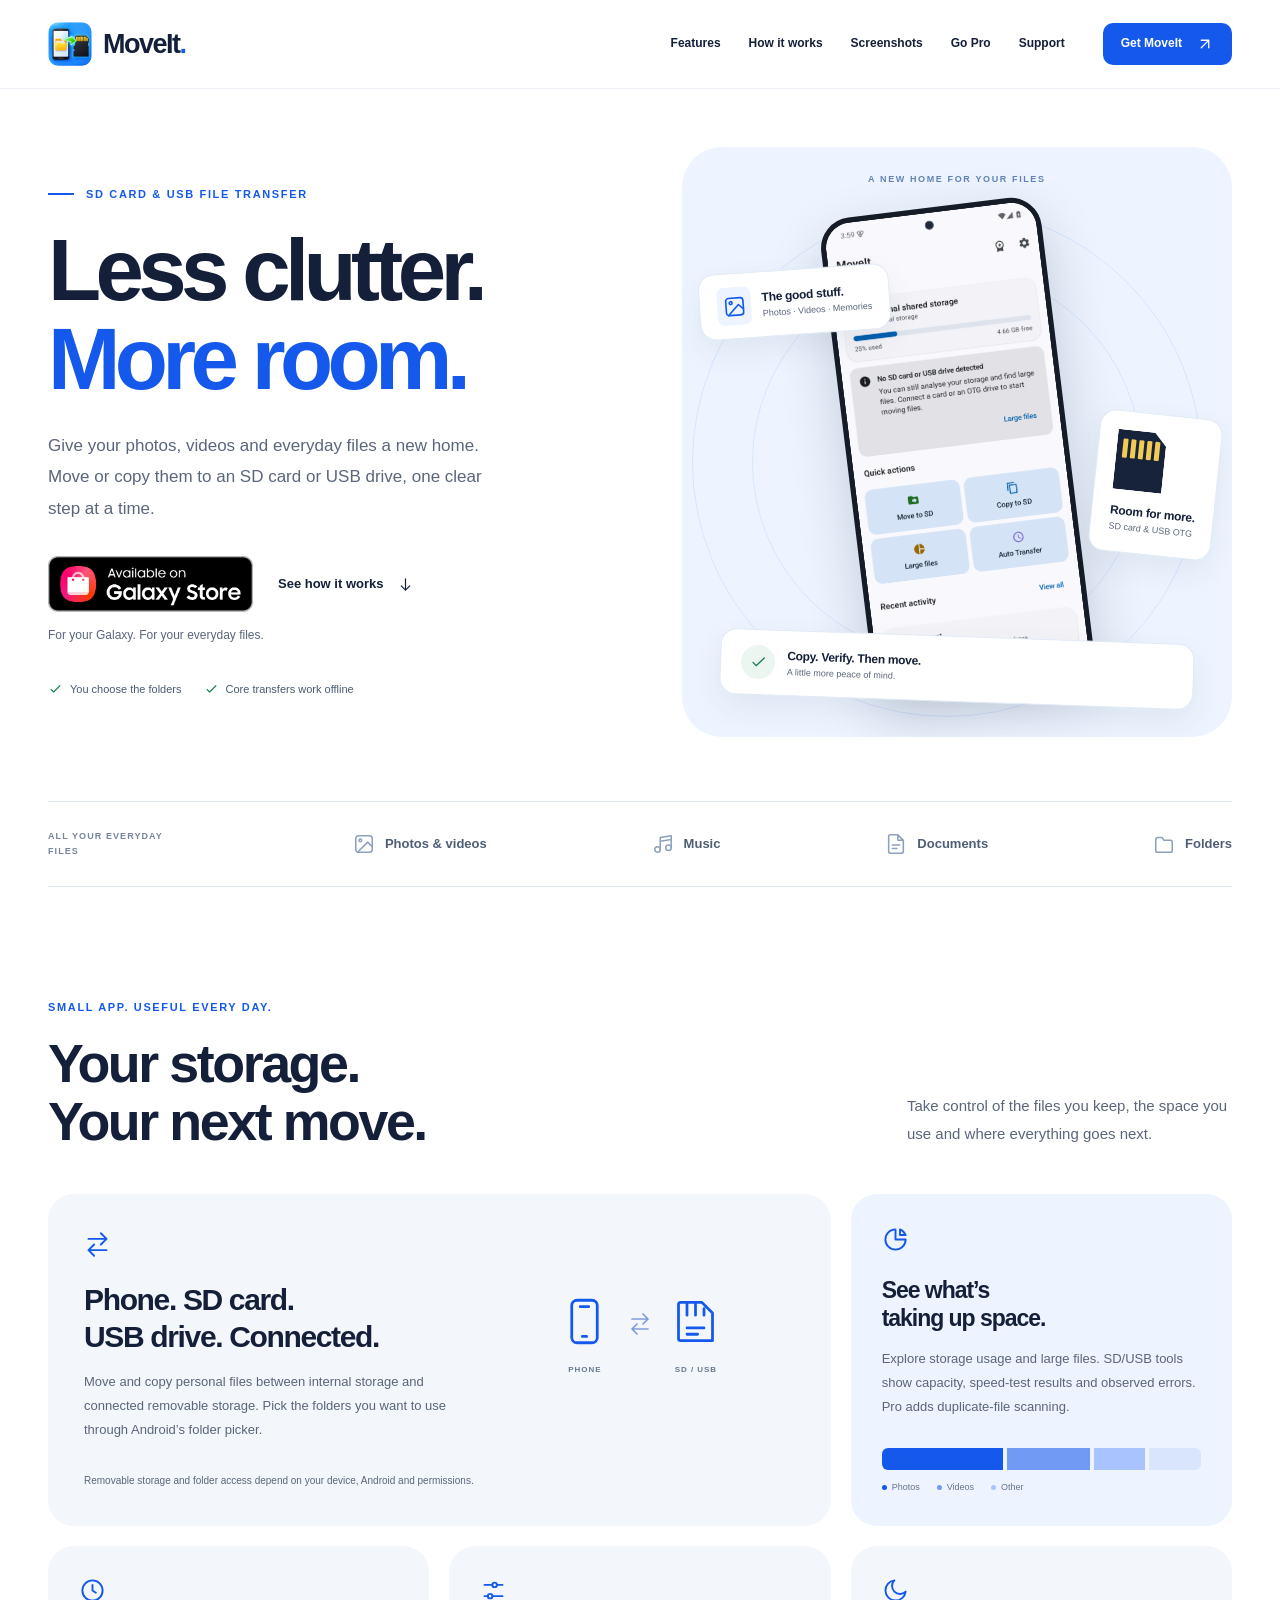
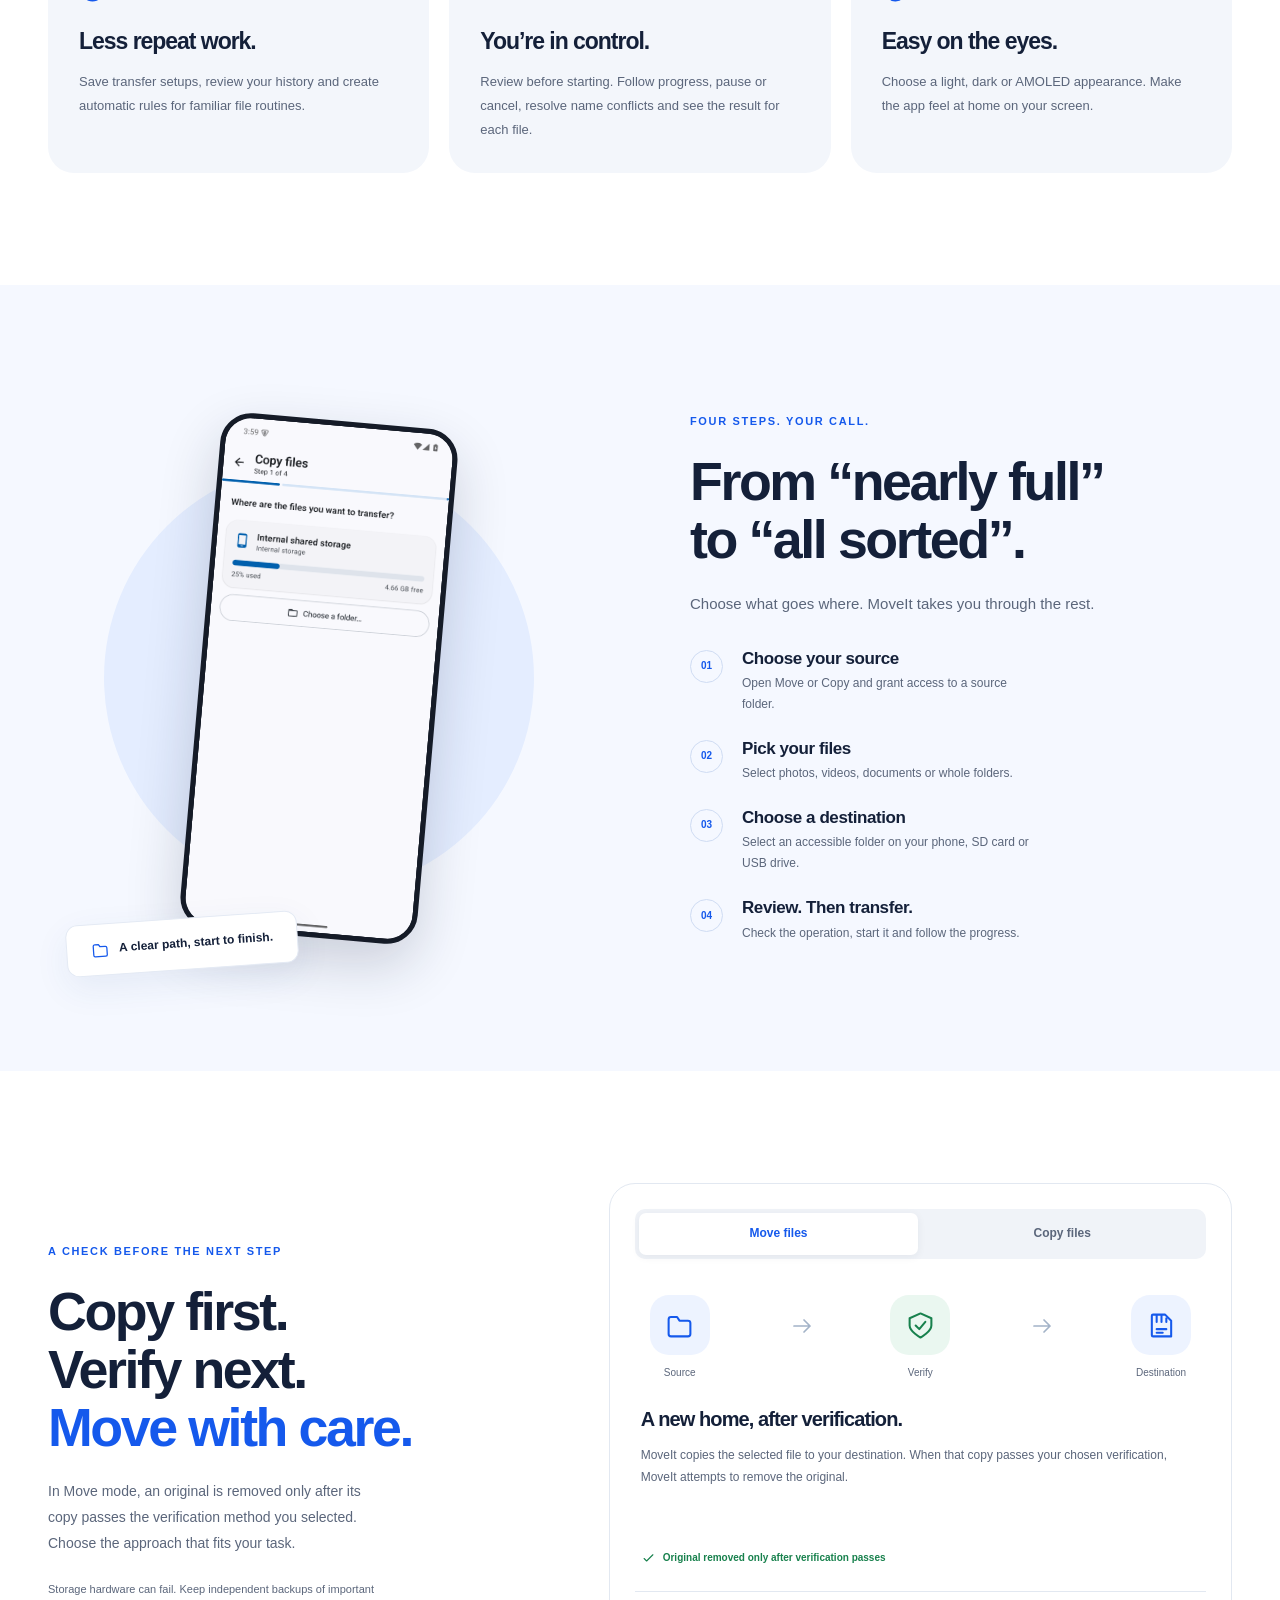
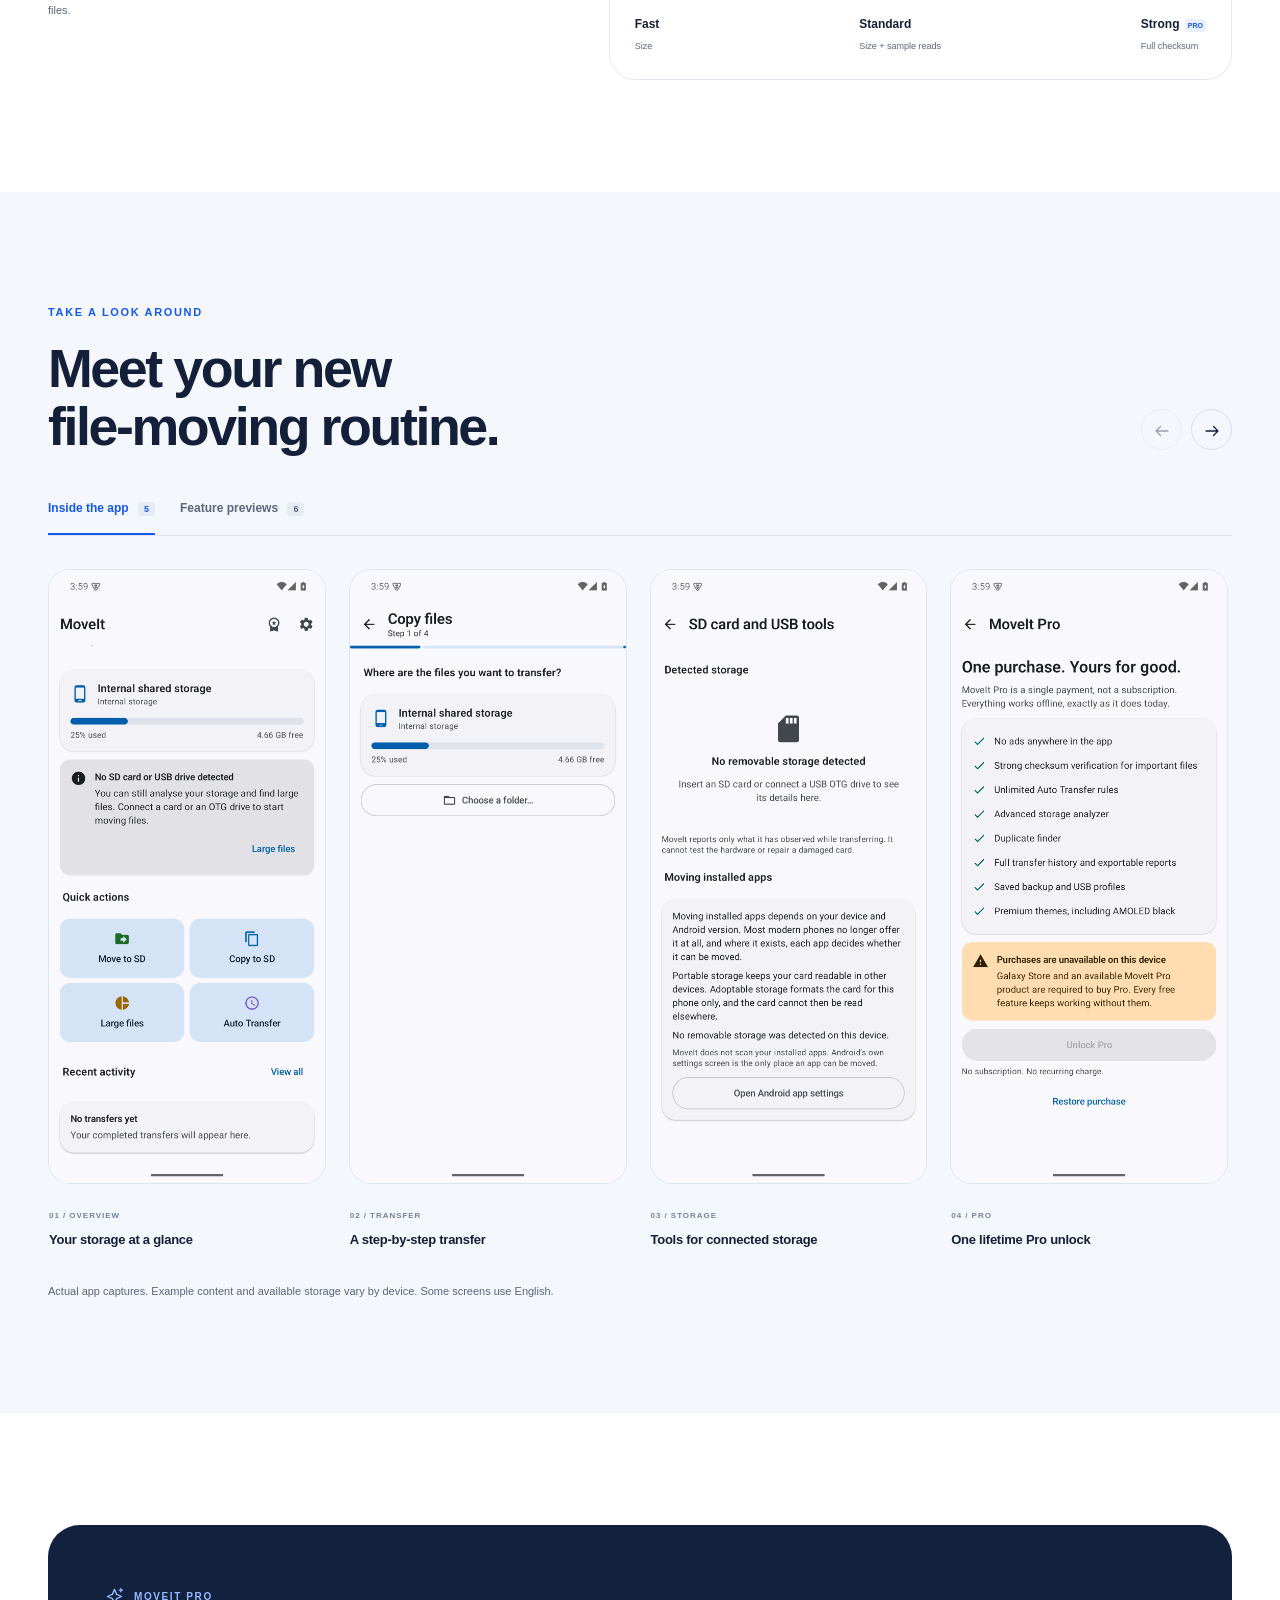
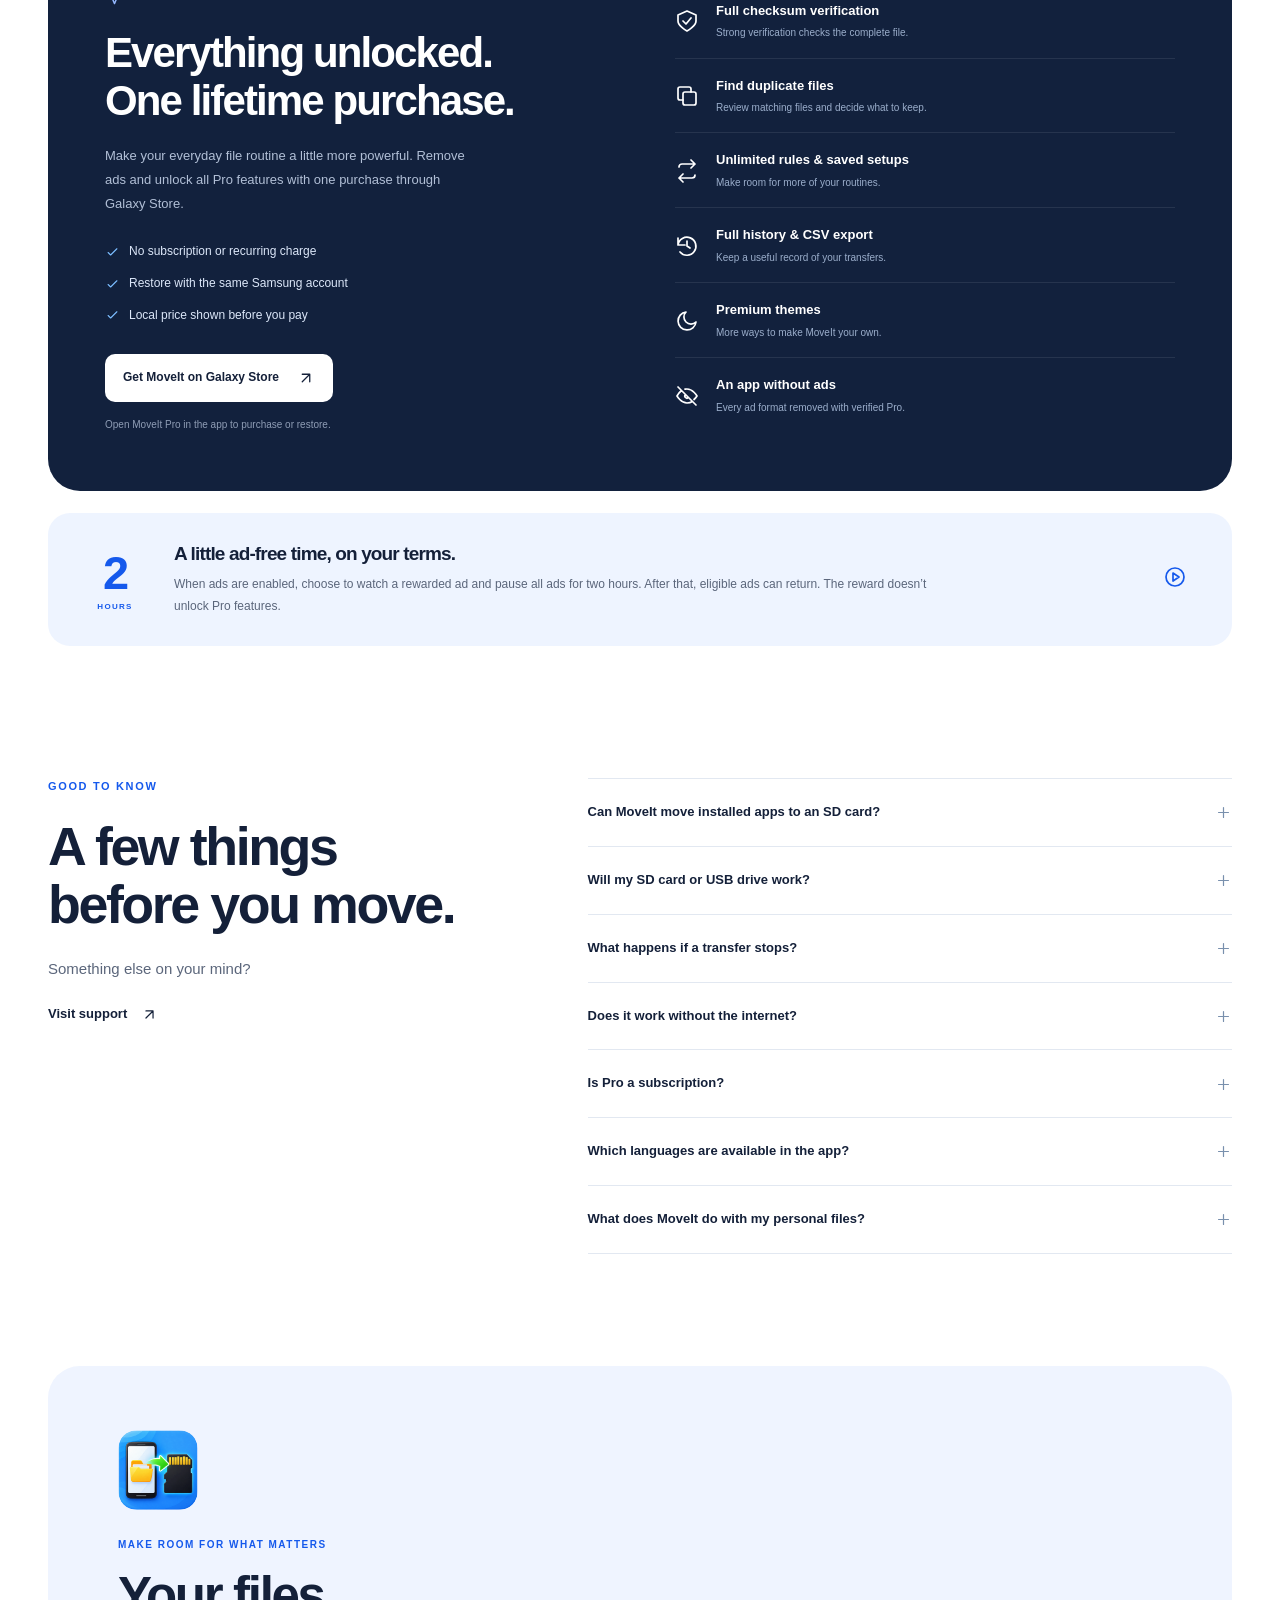
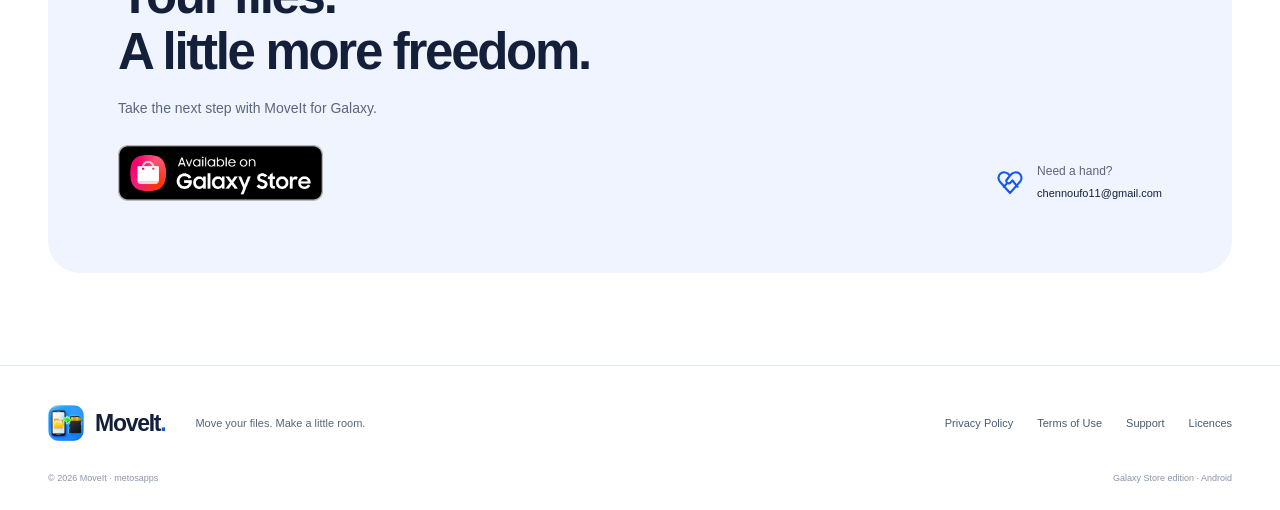
<file: index.html>
<!doctype html>
<html lang="en">
<head>
  <meta charset="utf-8">
  <meta name="viewport" content="width=device-width, initial-scale=1">
  <meta name="theme-color" content="#1559ec">
  <title>MoveIt — SD Card & USB File Transfer for Galaxy</title>
  <meta name="description" content="Make room for what matters. Move and copy photos, videos, documents and folders to SD cards and USB OTG drives with MoveIt. Get it on Galaxy Store.">
  <link rel="canonical" href="https://metosapps.github.io/moveit-galaxy-config/">
  <meta property="og:type" content="website">
  <meta property="og:title" content="MoveIt — Less clutter. More room.">
  <meta property="og:description" content="Your files, a little more freedom. Move or copy to an SD card or USB drive. Galaxy Store edition.">
  <meta property="og:url" content="https://metosapps.github.io/moveit-galaxy-config/">
  <meta property="og:image" content="https://metosapps.github.io/moveit-galaxy-config/assets/07-featured-banner.png">
  <meta property="og:image:width" content="1672">
  <meta property="og:image:height" content="941">
  <meta name="twitter:card" content="summary_large_image">
  <link rel="icon" type="image/png" href="icon.png">
  <link rel="apple-touch-icon" href="icon.png">
  <link rel="stylesheet" href="styles.css">
  <script src="site-config.js" defer></script>
  <script src="site.js" defer></script>
  <script type="application/ld+json">
  {"@context":"https://schema.org","@type":"SoftwareApplication","name":"MoveIt","applicationCategory":"UtilitiesApplication","operatingSystem":"Android","description":"Move and copy personal files between internal storage, SD cards and USB OTG drives.","url":"https://metosapps.github.io/moveit-galaxy-config/","image":"https://metosapps.github.io/moveit-galaxy-config/icon.png","downloadUrl":"https://galaxystore.samsung.com/detail/com.moveit.app.gx","softwareVersion":"1.0.1","isAccessibleForFree":true}
  </script>
</head>
<body>
<a class="skip-link" href="#main">Skip to content</a>
<header class="site-header">
  <div class="container nav-wrap">
    <a class="brand" href="./" aria-label="MoveIt home"><img src="icon.png" alt="" width="44" height="44"><span>MoveIt<span class="brand-dot">.</span></span></a>
    <button class="menu-toggle" type="button" aria-label="Open navigation" aria-expanded="false" aria-controls="main-nav"><i data-icon="menu"></i></button>
    <nav id="main-nav" class="main-nav" aria-label="Main navigation">
      <a href="#features">Features</a><a href="#how-it-works">How it works</a><a href="#screenshots">Screenshots</a><a href="#pro">Go Pro</a><a href="help.html">Support</a>
    </nav>
    <a class="button button-small nav-download" data-store-link href="https://galaxystore.samsung.com/detail/com.moveit.app.gx" target="_blank" rel="noopener">Get MoveIt <i data-icon="arrow-up-right"></i></a>
  </div>
</header>
<main id="main">
  <section class="hero container" aria-labelledby="hero-title">
    <div class="hero-copy">
      <div class="eyebrow"><span class="eyebrow-line"></span> SD CARD & USB FILE TRANSFER</div>
      <h1 id="hero-title">Less clutter.<br><span>More room.</span></h1>
      <p class="hero-description">Give your photos, videos and everyday files a new home. Move or copy them to an SD card or USB drive, one clear step at a time.</p>
      <div class="hero-actions">
        <a class="store-badge" data-store-link href="https://galaxystore.samsung.com/detail/com.moveit.app.gx" target="_blank" rel="noopener" aria-label="Download MoveIt on Galaxy Store"><img src="assets/galaxy-store-badge.png" alt="Available on Galaxy Store" width="652" height="177"></a>
        <a class="text-link" href="#how-it-works">See how it works <i data-icon="arrow-down"></i></a>
      </div>
      <p class="hero-note">For your Galaxy. For your everyday files.</p>
      <div class="hero-trust"><span><i data-icon="check"></i> You choose the folders</span><span><i data-icon="check"></i> Core transfers work offline</span></div>
    </div>
    <div class="hero-visual" aria-label="MoveIt dashboard preview">
      <div class="visual-orbit orbit-one"></div><div class="visual-orbit orbit-two"></div>
      <div class="visual-label">A NEW HOME FOR YOUR FILES</div>
      <div class="phone hero-phone"><img src="assets/screen-dashboard.png" alt="MoveIt dashboard with storage overview and shortcuts to move, copy, large files and auto transfer" width="1080" height="2400" fetchpriority="high"><span class="phone-camera" aria-hidden="true"></span></div>
      <div class="floating-card media-float" aria-hidden="true"><div class="file-glyph"><i data-icon="image"></i></div><div><strong>The good stuff.</strong><span>Photos · Videos · Memories</span></div></div>
      <div class="floating-card sd-float" aria-hidden="true"><div class="sd-graphic"><span></span><span></span><span></span><span></span><span></span></div><strong>Room for more.</strong><span>SD card & USB OTG</span></div>
      <div class="floating-card verify-float" aria-hidden="true"><div class="verified-icon"><i data-icon="check"></i></div><div><strong>Copy. Verify. Then move.</strong><span>A little more peace of mind.</span></div></div>
    </div>
  </section>

  <div class="file-strip container" aria-label="Supported personal file types">
    <span class="strip-label">ALL YOUR EVERYDAY FILES</span>
    <span><i data-icon="image"></i> Photos & videos</span><span><i data-icon="music"></i> Music</span><span><i data-icon="file"></i> Documents</span><span><i data-icon="folder"></i> Folders</span>
  </div>

  <section class="section container" id="features" aria-labelledby="features-title">
    <div class="section-heading"><div><p class="eyebrow">SMALL APP. USEFUL EVERY DAY.</p><h2 id="features-title">Your storage.<br>Your next move.</h2></div><p>Take control of the files you keep, the space you use and where everything goes next.</p></div>
    <div class="feature-grid">
      <article class="feature feature-wide"><div class="feature-text"><span class="feature-icon"><i data-icon="transfer"></i></span><h3>Phone. SD card.<br>USB drive. Connected.</h3><p>Move and copy personal files between internal storage and connected removable storage. Pick the folders you want to use through Android’s folder picker.</p></div><div class="connection-diagram" aria-hidden="true"><div class="device-node"><i data-icon="smartphone"></i><span>PHONE</span></div><div class="connection-line"><i data-icon="transfer"></i></div><div class="device-node"><i data-icon="sd-card"></i><span>SD / USB</span></div></div><p class="fine-print">Removable storage and folder access depend on your device, Android and permissions.</p></article>
      <article class="feature feature-blue"><span class="feature-icon"><i data-icon="chart"></i></span><h3>See what’s<br>taking up space.</h3><p>Explore storage usage and large files. SD/USB tools show capacity, speed-test results and observed errors. Pro adds duplicate-file scanning.</p><div class="storage-art" aria-hidden="true"><span></span><span></span><span></span><span></span></div><div class="storage-legend" aria-hidden="true"><span>Photos</span><span>Videos</span><span>Other</span></div></article>
      <article class="feature"><span class="feature-icon"><i data-icon="clock"></i></span><h3>Less repeat work.</h3><p>Save transfer setups, review your history and create automatic rules for familiar file routines.</p></article>
      <article class="feature"><span class="feature-icon"><i data-icon="sliders"></i></span><h3>You’re in control.</h3><p>Review before starting. Follow progress, pause or cancel, resolve name conflicts and see the result for each file.</p></article>
      <article class="feature"><span class="feature-icon"><i data-icon="moon"></i></span><h3>Easy on the eyes.</h3><p>Choose a light, dark or AMOLED appearance. Make the app feel at home on your screen.</p></article>
    </div>
  </section>

  <section class="workflow-section" id="how-it-works" aria-labelledby="workflow-title">
    <div class="container workflow-layout">
      <div class="workflow-visual"><div class="workflow-circle"></div><div class="phone workflow-phone"><img src="assets/screen-copy-wizard.png" alt="The MoveIt copy wizard showing source, file selection, destination and review steps" width="1080" height="2400" loading="lazy"></div><span class="workflow-sticker"><i data-icon="folder"></i> A clear path, start to finish.</span></div>
      <div class="workflow-copy"><p class="eyebrow">FOUR STEPS. YOUR CALL.</p><h2 id="workflow-title">From “nearly full”<br>to “all sorted”.</h2><p class="section-intro">Choose what goes where. MoveIt takes you through the rest.</p>
        <ol class="steps"><li><span>01</span><div><h3>Choose your source</h3><p>Open Move or Copy and grant access to a source folder.</p></div></li><li><span>02</span><div><h3>Pick your files</h3><p>Select photos, videos, documents or whole folders.</p></div></li><li><span>03</span><div><h3>Choose a destination</h3><p>Select an accessible folder on your phone, SD card or USB drive.</p></div></li><li><span>04</span><div><h3>Review. Then transfer.</h3><p>Check the operation, start it and follow the progress.</p></div></li></ol>
      </div>
    </div>
  </section>

  <section class="section container verification-section" aria-labelledby="verify-title">
    <div class="verification-copy"><p class="eyebrow">A CHECK BEFORE THE NEXT STEP</p><h2 id="verify-title">Copy first.<br>Verify next.<br><span>Move with care.</span></h2><p>In Move mode, an original is removed only after its copy passes the verification method you selected. Choose the approach that fits your task.</p><p class="fine-print">Storage hardware can fail. Keep independent backups of important files.</p></div>
    <div class="mode-panel">
      <div class="segmented" role="group" aria-label="Compare copy and move modes"><button type="button" class="active" data-mode="move" aria-pressed="true">Move files</button><button type="button" data-mode="copy" aria-pressed="false">Copy files</button></div>
      <div class="mode-diagram" aria-hidden="true"><div><span class="round-icon"><i data-icon="folder"></i></span><small>Source</small></div><i class="diagram-arrow" data-icon="arrow-right"></i><div><span class="round-icon check-round"><i data-icon="shield-check"></i></span><small>Verify</small></div><i class="diagram-arrow" data-icon="arrow-right"></i><div><span class="round-icon"><i data-icon="sd-card"></i></span><small>Destination</small></div></div>
      <div class="mode-content" aria-live="polite"><h3 id="mode-title">A new home, after verification.</h3><p id="mode-text">MoveIt copies the selected file to your destination. When that copy passes your chosen verification, MoveIt attempts to remove the original.</p><span class="mode-outcome" id="mode-outcome"><i data-icon="check"></i> Original removed only after verification passes</span></div>
      <div class="verification-levels"><span>Fast <small>Size</small></span><span>Standard <small>Size + sample reads</small></span><span>Strong <b>PRO</b><small>Full checksum</small></span></div>
    </div>
  </section>

  <section class="screens-section section" id="screenshots" aria-labelledby="screens-title">
    <div class="container"><div class="section-heading"><div><p class="eyebrow">TAKE A LOOK AROUND</p><h2 id="screens-title">Meet your new<br>file-moving routine.</h2></div><div class="gallery-controls"><button class="round-button" data-gallery-prev aria-label="Previous screenshots"><i data-icon="arrow-left"></i></button><button class="round-button" data-gallery-next aria-label="Next screenshots"><i data-icon="arrow-right"></i></button></div></div>
      <div class="gallery-tabs" role="tablist" aria-label="Screenshot galleries"><button id="tab-app" role="tab" aria-selected="true" aria-controls="gallery-app" class="active" tabindex="0" data-gallery-tab="app">Inside the app <span>5</span></button><button id="tab-features" role="tab" aria-selected="false" aria-controls="gallery-features" tabindex="-1" data-gallery-tab="features">Feature previews <span>6</span></button></div>
      <div id="gallery-app" class="gallery-track" role="tabpanel" aria-labelledby="tab-app" tabindex="0">
        <figure class="screenshot-card"><button class="screenshot-open" data-preview="assets/screen-dashboard.png" data-caption="Your storage at a glance" aria-label="Enlarge dashboard screenshot"><img src="assets/screen-dashboard.png" alt="MoveIt dashboard with storage summary and quick actions" width="1080" height="2400" loading="lazy"></button><figcaption><span>01 / OVERVIEW</span><h3>Your storage at a glance</h3></figcaption></figure>
        <figure class="screenshot-card"><button class="screenshot-open" data-preview="assets/screen-copy-wizard.png" data-caption="A step-by-step transfer" aria-label="Enlarge copy wizard screenshot"><img src="assets/screen-copy-wizard.png" alt="Copy wizard with source, files, destination and review stages" width="1080" height="2400" loading="lazy"></button><figcaption><span>02 / TRANSFER</span><h3>A step-by-step transfer</h3></figcaption></figure>
        <figure class="screenshot-card"><button class="screenshot-open" data-preview="assets/screen-sd-usb-tools.png" data-caption="Tools for connected storage" aria-label="Enlarge SD and USB tools screenshot"><img src="assets/screen-sd-usb-tools.png" alt="SD and USB tools in MoveIt" width="1080" height="2400" loading="lazy"></button><figcaption><span>03 / STORAGE</span><h3>Tools for connected storage</h3></figcaption></figure>
        <figure class="screenshot-card"><button class="screenshot-open" data-preview="assets/screen-samsung-pro.png" data-caption="One lifetime Pro unlock" aria-label="Enlarge MoveIt Pro screenshot"><img src="assets/screen-samsung-pro.png" alt="MoveIt Pro features and Samsung purchase controls" width="1080" height="2400" loading="lazy"></button><figcaption><span>04 / PRO</span><h3>One lifetime Pro unlock</h3></figcaption></figure>
        <figure class="screenshot-card"><button class="screenshot-open" data-preview="assets/screen-reward.png" data-caption="An optional two-hour ad break" aria-label="Enlarge ad-free reward screenshot"><img src="assets/screen-reward.png" alt="MoveIt with an active two-hour ad-free reward" width="1080" height="2400" loading="lazy"></button><figcaption><span>05 / REWARDS</span><h3>An optional two-hour ad break</h3></figcaption></figure>
      </div>
      <div id="gallery-features" class="gallery-track gallery-promotional" role="tabpanel" aria-labelledby="tab-features" tabindex="0" hidden>
        <figure class="screenshot-card"><button class="screenshot-open" data-preview="assets/01-move-files-make-room.png" data-caption="Move files. Make room." aria-label="Enlarge product overview poster"><img src="assets/01-move-files-make-room.png" alt="MoveIt promotional overview of moving personal files to an SD card" width="941" height="1672" loading="lazy"></button><figcaption><span>01 / MOVEIT</span><h3>Move files. Make room.</h3></figcaption></figure>
        <figure class="screenshot-card"><button class="screenshot-open" data-preview="assets/02-pick-review-transfer.png" data-caption="Pick. Review. Transfer." aria-label="Enlarge transfer workflow poster"><img src="assets/02-pick-review-transfer.png" alt="Promotional composition of the four-step transfer workflow" width="941" height="1672" loading="lazy"></button><figcaption><span>02 / WORKFLOW</span><h3>Pick. Review. Transfer.</h3></figcaption></figure>
        <figure class="screenshot-card"><button class="screenshot-open" data-preview="assets/03-copy-verify-move.png" data-caption="Copy. Verify. Then move." aria-label="Enlarge verification poster"><img src="assets/03-copy-verify-move.png" alt="Promotional composition explaining copy verification before source removal" width="941" height="1672" loading="lazy"></button><figcaption><span>03 / VERIFICATION</span><h3>Copy. Verify. Then move.</h3></figcaption></figure>
        <figure class="screenshot-card"><button class="screenshot-open" data-preview="assets/04-sd-and-usb.png" data-caption="SD cards. USB drives. One app." aria-label="Enlarge removable storage poster"><img src="assets/04-sd-and-usb.png" alt="Promotional composition showing SD card and USB storage support" width="941" height="1672" loading="lazy"></button><figcaption><span>04 / CONNECT</span><h3>SD cards. USB drives. One app.</h3></figcaption></figure>
        <figure class="screenshot-card"><button class="screenshot-open" data-preview="assets/05-two-hours-ad-free.png" data-caption="Watch once. Pause ads." aria-label="Enlarge ad-free reward poster"><img src="assets/05-two-hours-ad-free.png" alt="Promotional composition describing an optional rewarded ad for two hours without ads" width="941" height="1672" loading="lazy"></button><figcaption><span>05 / TWO-HOUR REWARD</span><h3>Watch once. Pause ads.</h3></figcaption></figure>
        <figure class="screenshot-card"><button class="screenshot-open" data-preview="assets/06-lifetime-pro.png" data-caption="Unlock it all. Keep it forever." aria-label="Enlarge lifetime Pro poster"><img src="assets/06-lifetime-pro.png" alt="Promotional composition for the one-time lifetime Pro unlock" width="941" height="1672" loading="lazy"></button><figcaption><span>06 / LIFETIME PRO</span><h3>Unlock it all. Keep it forever.</h3></figcaption></figure>
      </div>
      <p id="gallery-note" class="fine-print gallery-note">Actual app captures. Example content and available storage vary by device. Some screens use English.</p>
    </div>
  </section>

  <section class="section container" id="pro" aria-labelledby="pro-title">
    <div class="pro-panel">
      <div class="pro-copy"><span class="pro-label"><i data-icon="sparkles"></i> MOVEIT PRO</span><h2 id="pro-title">Everything unlocked.<br>One lifetime purchase.</h2><p>Make your everyday file routine a little more powerful. Remove ads and unlock all Pro features with one purchase through Galaxy Store.</p><ul class="pro-benefits"><li><i data-icon="check"></i> No subscription or recurring charge</li><li><i data-icon="check"></i> Restore with the same Samsung account</li><li><i data-icon="check"></i> Local price shown before you pay</li></ul><a class="button button-white" data-store-link href="https://galaxystore.samsung.com/detail/com.moveit.app.gx" target="_blank" rel="noopener">Get MoveIt on Galaxy Store <i data-icon="arrow-up-right"></i></a><p class="pro-footnote">Open MoveIt Pro in the app to purchase or restore.</p></div>
      <div class="pro-features"><div><i data-icon="shield-check"></i><span><strong>Full checksum verification</strong><small>Strong verification checks the complete file.</small></span></div><div><i data-icon="copy"></i><span><strong>Find duplicate files</strong><small>Review matching files and decide what to keep.</small></span></div><div><i data-icon="repeat"></i><span><strong>Unlimited rules & saved setups</strong><small>Make room for more of your routines.</small></span></div><div><i data-icon="history"></i><span><strong>Full history & CSV export</strong><small>Keep a useful record of your transfers.</small></span></div><div><i data-icon="moon"></i><span><strong>Premium themes</strong><small>More ways to make MoveIt your own.</small></span></div><div><i data-icon="eye-off"></i><span><strong>An app without ads</strong><small>Every ad format removed with verified Pro.</small></span></div></div>
    </div>
    <div class="reward-strip"><span class="reward-time">2<span>HOURS</span></span><div><h3>A little ad-free time, on your terms.</h3><p>When ads are enabled, choose to watch a rewarded ad and pause all ads for two hours. After that, eligible ads can return. The reward doesn’t unlock Pro features.</p></div><i class="reward-icon" data-icon="play-circle"></i></div>
  </section>

  <section class="section container faq-section" id="faq" aria-labelledby="faq-title">
    <div><p class="eyebrow">GOOD TO KNOW</p><h2 id="faq-title">A few things<br>before you move.</h2><p class="section-intro">Something else on your mind?</p><a href="help.html" class="text-link">Visit support <i data-icon="arrow-up-right"></i></a></div>
    <div class="faq-list">
      <details><summary>Can MoveIt move installed apps to an SD card?<i data-icon="plus"></i></summary><p>MoveIt transfers personal files and folders. It does not move installed apps, repair SD cards, recover deleted files or increase RAM.</p></details>
      <details><summary>Will my SD card or USB drive work?<i data-icon="plus"></i></summary><p>Your phone must support the connected storage. For USB drives, USB OTG support and a suitable adapter may be needed. Android controls which folders you can access. System and some application folders may be restricted, and read-only or full drives cannot accept files.</p></details>
      <details><summary>What happens if a transfer stops?<i data-icon="plus"></i></summary><p>Reopen MoveIt to review an interrupted session. Recovery can resume the session, while incomplete individual files restart from the beginning. Check results before retrying, keep separate backups and do not disconnect storage during a transfer.</p></details>
      <details><summary>Does it work without the internet?<i data-icon="plus"></i></summary><p>Core file transfers work offline. Purchases, purchase restoration, ads and optional online services need a connection. Previously verified lifetime Pro access can work offline.</p></details>
      <details><summary>Is Pro a subscription?<i data-icon="plus"></i></summary><p>No. MoveIt Pro is a one-time lifetime purchase for the Galaxy Store edition. Galaxy Store displays the local price before checkout. To restore, sign into the same Samsung account and use Restore purchase in the app.</p></details>
      <details><summary>Which languages are available in the app?<i data-icon="plus"></i></summary><p>The language picker offers 30 locales with partial interface translations. Onboarding, shared controls and the dashboard are translated; some feature screens remain in English. Full functionality may not be available on devices that do not support the app’s interface languages.</p></details>
      <details><summary>What does MoveIt do with my personal files?<i data-icon="plus"></i></summary><p>You choose the folders MoveIt can use. MoveIt does not upload your file contents, file names, paths, thumbnails or file hashes. Optional service providers have their own data practices. Read the <a href="privacy.html">Privacy Policy</a> for permissions, purchases, advertising and your controls.</p></details>
    </div>
  </section>

  <section class="download-section container" aria-labelledby="download-title"><div><img src="icon.png" width="80" height="80" alt="MoveIt app icon"><p class="eyebrow">MAKE ROOM FOR WHAT MATTERS</p><h2 id="download-title">Your files.<br>A little more freedom.</h2><p>Take the next step with MoveIt for Galaxy.</p><a class="store-badge" data-store-link href="https://galaxystore.samsung.com/detail/com.moveit.app.gx" target="_blank" rel="noopener" aria-label="Download MoveIt on Galaxy Store"><img src="assets/galaxy-store-badge.png" alt="Available on Galaxy Store" width="652" height="177" loading="lazy"></a></div><div class="download-note"><i data-icon="heart-handshake"></i><span>Need a hand?<br><a href="mailto:chennoufo11@gmail.com">chennoufo11@gmail.com</a></span></div></section>
</main>
<footer class="site-footer"><div class="container"><div class="footer-top"><a class="brand" href="./"><img src="icon.png" width="36" height="36" alt=""><span>MoveIt<span class="brand-dot">.</span></span></a><p>Move your files. Make a little room.</p><nav aria-label="Footer"><a href="privacy.html">Privacy Policy</a><a href="terms.html">Terms of Use</a><a href="help.html">Support</a><a href="licenses.html">Licences</a></nav></div><div class="footer-bottom"><span>© 2026 MoveIt · metosapps</span><span>Galaxy Store edition · Android</span></div></div></footer>
<dialog id="screenshot-dialog" class="lightbox" aria-labelledby="lightbox-caption"><div class="lightbox-bar"><p id="lightbox-caption"></p><button class="round-button" data-close-preview aria-label="Close screenshot preview"><i data-icon="x"></i></button></div><div class="lightbox-image-wrap"><img id="lightbox-image" alt=""></div><div class="lightbox-bottom"><button class="round-button" data-preview-prev aria-label="Previous screenshot"><i data-icon="arrow-left"></i></button><span id="lightbox-count"></span><button class="round-button" data-preview-next aria-label="Next screenshot"><i data-icon="arrow-right"></i></button></div></dialog>
<noscript><p class="noscript-note">All app information and downloads are available without JavaScript. Open screenshot images directly to view them at full size.</p></noscript>
</body></html>
</file>
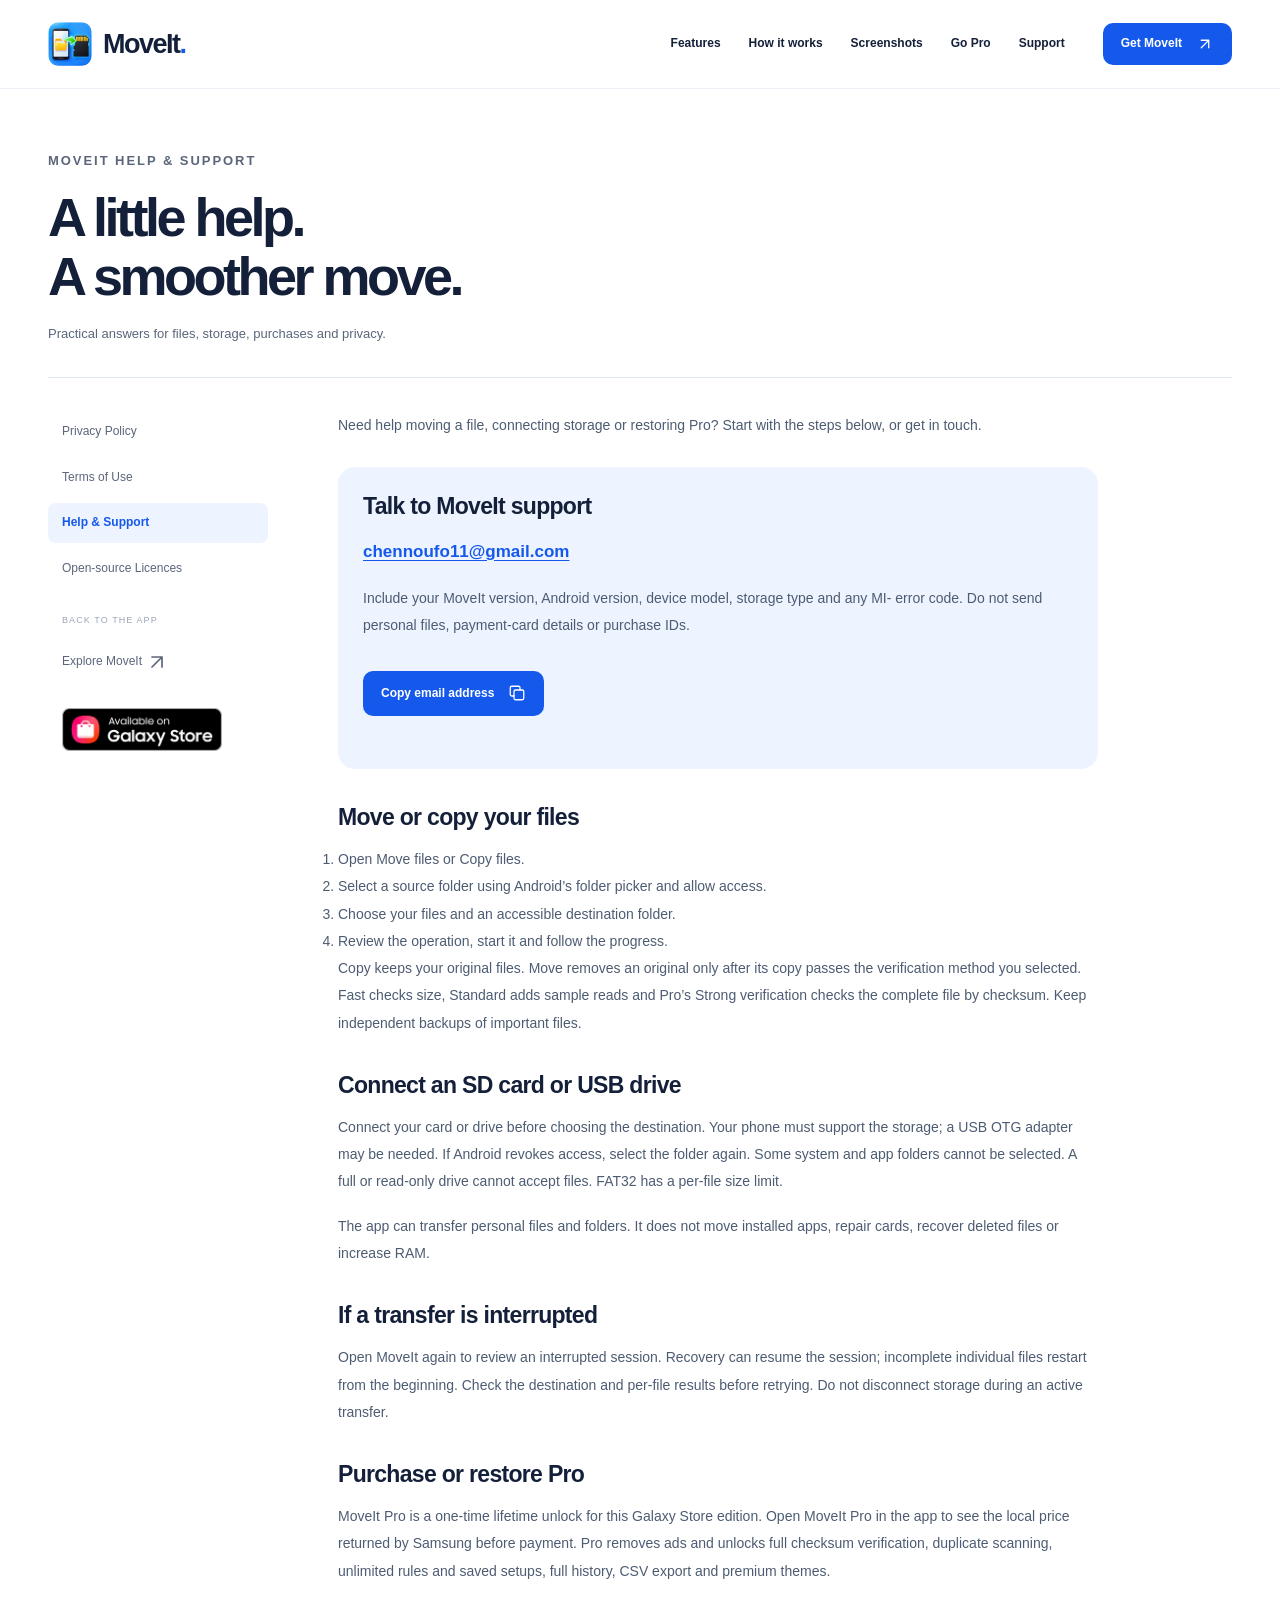
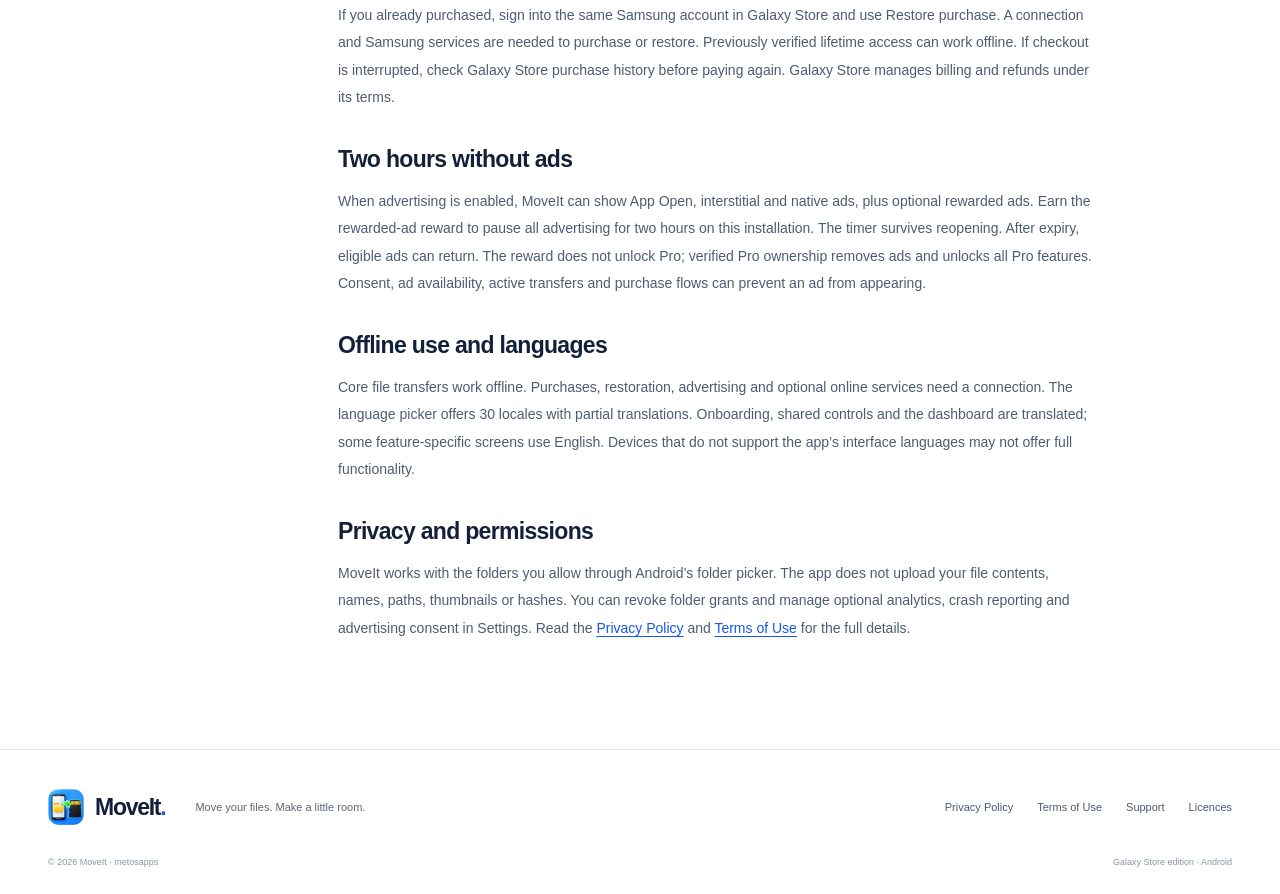
<file: help.html>
<!doctype html><html lang="en"><head><meta charset="utf-8"><meta name="viewport" content="width=device-width,initial-scale=1"><meta name="theme-color" content="#1559ec"><title>A little help. A smoother move. — MoveIt</title><meta name="description" content="Practical answers for files, storage, purchases and privacy."><link rel="canonical" href="https://metosapps.github.io/moveit-galaxy-config/help.html"><link rel="icon" type="image/png" href="icon.png"><link rel="stylesheet" href="styles.css"><script src="site-config.js" defer></script><script src="site.js" defer></script></head><body><a class="skip-link" href="#main">Skip to content</a>
<header class="site-header"><div class="container nav-wrap">
<a class="brand" href="./" aria-label="MoveIt home"><img src="icon.png" width="44" height="44" alt=""><span>MoveIt<span class="brand-dot">.</span></span></a>
<button class="menu-toggle" type="button" aria-label="Open navigation" aria-expanded="false" aria-controls="main-nav"><i data-icon="menu"></i></button>
<nav id="main-nav" class="main-nav" aria-label="Main navigation"><a href="index.html#features">Features</a><a href="index.html#how-it-works">How it works</a><a href="index.html#screenshots">Screenshots</a><a href="index.html#pro">Go Pro</a><a href="help.html">Support</a></nav>
<a class="button button-small nav-download" data-store-link href="https://galaxystore.samsung.com/detail/com.moveit.app.gx" target="_blank" rel="noopener">Get MoveIt <i data-icon="arrow-up-right"></i></a>
</div></header>
<main id="main" class="document-main container"><div class="document-heading"><p class="eyebrow">MOVEIT HELP & SUPPORT</p><h1>A little help.<br>A smoother move.</h1><p>Practical answers for files, storage, purchases and privacy.</p></div><div class="document-layout"><aside class="document-nav" aria-label="Support and legal pages"><a href="privacy.html" class="">Privacy Policy</a><a href="terms.html" class="">Terms of Use</a><a href="help.html" class="active" aria-current="page">Help & Support</a><a href="licenses.html" class="">Open-source Licences</a><span class="document-nav-caption">BACK TO THE APP</span><a href="index.html">Explore MoveIt <i data-icon="arrow-up-right"></i></a><a class="store-badge" data-store-link href="https://galaxystore.samsung.com/detail/com.moveit.app.gx" target="_blank" rel="noopener" aria-label="Download MoveIt on Galaxy Store"><img src="assets/galaxy-store-badge.png" alt="Available on Galaxy Store" width="652" height="177"></a></aside><article class="prose"><p>Need help moving a file, connecting storage or restoring Pro? Start with the steps below, or get in touch.</p>
<div class="contact-box"><h2>Talk to MoveIt support</h2><p><a href="mailto:chennoufo11@gmail.com?subject=MoveIt%20Galaxy%20Support">chennoufo11@gmail.com</a></p><p>Include your MoveIt version, Android version, device model, storage type and any MI- error code. Do not send personal files, payment-card details or purchase IDs.</p><button class="button button-small" type="button" data-copy-email>Copy email address <i data-icon="copy"></i></button><span class="status-message" data-copy-status role="status" aria-live="polite"></span></div>
<h2 id="transfer">Move or copy your files</h2><ol><li>Open Move files or Copy files.</li><li>Select a source folder using Android’s folder picker and allow access.</li><li>Choose your files and an accessible destination folder.</li><li>Review the operation, start it and follow the progress.</li></ol><p>Copy keeps your original files. Move removes an original only after its copy passes the verification method you selected. Fast checks size, Standard adds sample reads and Pro’s Strong verification checks the complete file by checksum. Keep independent backups of important files.</p>
<h2 id="storage">Connect an SD card or USB drive</h2><p>Connect your card or drive before choosing the destination. Your phone must support the storage; a USB OTG adapter may be needed. If Android revokes access, select the folder again. Some system and app folders cannot be selected. A full or read-only drive cannot accept files. FAT32 has a per-file size limit.</p><p>The app can transfer personal files and folders. It does not move installed apps, repair cards, recover deleted files or increase RAM.</p>
<h2 id="interrupted">If a transfer is interrupted</h2><p>Open MoveIt again to review an interrupted session. Recovery can resume the session; incomplete individual files restart from the beginning. Check the destination and per-file results before retrying. Do not disconnect storage during an active transfer.</p>
<h2 id="pro">Purchase or restore Pro</h2><p>MoveIt Pro is a one-time lifetime unlock for this Galaxy Store edition. Open MoveIt Pro in the app to see the local price returned by Samsung before payment. Pro removes ads and unlocks full checksum verification, duplicate scanning, unlimited rules and saved setups, full history, CSV export and premium themes.</p><p>If you already purchased, sign into the same Samsung account in Galaxy Store and use Restore purchase. A connection and Samsung services are needed to purchase or restore. Previously verified lifetime access can work offline. If checkout is interrupted, check Galaxy Store purchase history before paying again. Galaxy Store manages billing and refunds under its terms.</p>
<h2 id="reward">Two hours without ads</h2><p>When advertising is enabled, MoveIt can show App Open, interstitial and native ads, plus optional rewarded ads. Earn the rewarded-ad reward to pause all advertising for two hours on this installation. The timer survives reopening. After expiry, eligible ads can return. The reward does not unlock Pro; verified Pro ownership removes ads and unlocks all Pro features. Consent, ad availability, active transfers and purchase flows can prevent an ad from appearing.</p>
<h2 id="offline">Offline use and languages</h2><p>Core file transfers work offline. Purchases, restoration, advertising and optional online services need a connection. The language picker offers 30 locales with partial translations. Onboarding, shared controls and the dashboard are translated; some feature-specific screens use English. Devices that do not support the app’s interface languages may not offer full functionality.</p>
<h2 id="privacy">Privacy and permissions</h2><p>MoveIt works with the folders you allow through Android’s folder picker. The app does not upload your file contents, names, paths, thumbnails or hashes. You can revoke folder grants and manage optional analytics, crash reporting and advertising consent in Settings. Read the <a href="privacy.html">Privacy Policy</a> and <a href="terms.html">Terms of Use</a> for the full details.</p></article></div></main><footer class="site-footer"><div class="container"><div class="footer-top"><a class="brand" href="./"><img src="icon.png" width="36" height="36" alt=""><span>MoveIt<span class="brand-dot">.</span></span></a><p>Move your files. Make a little room.</p><nav aria-label="Footer"><a href="privacy.html">Privacy Policy</a><a href="terms.html">Terms of Use</a><a href="help.html">Support</a><a href="licenses.html">Licences</a></nav></div><div class="footer-bottom"><span>© 2026 MoveIt · metosapps</span><span>Galaxy Store edition · Android</span></div></div></footer></body></html>
</file>
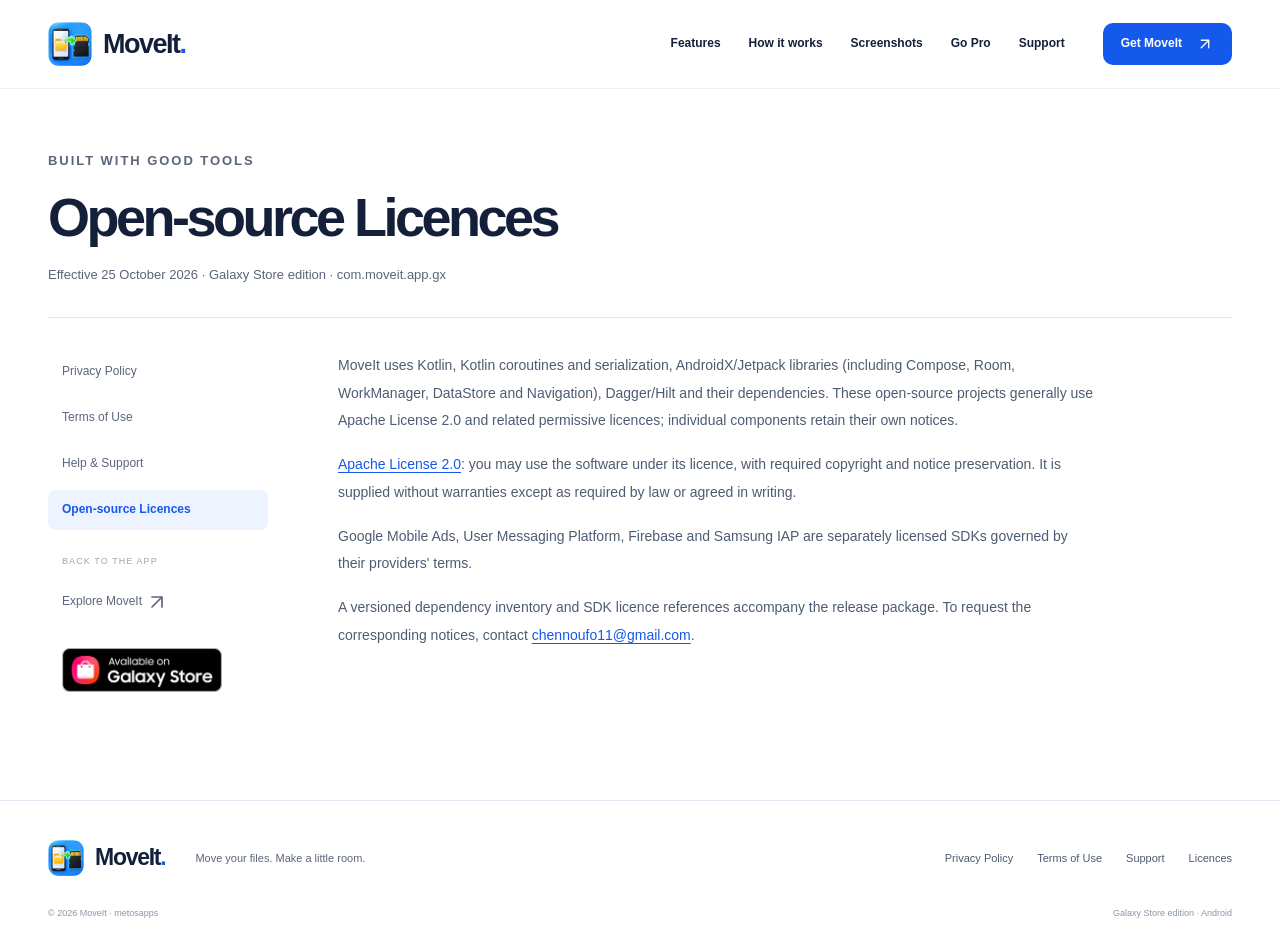
<file: licenses.html>
<!doctype html><html lang="en"><head><meta charset="utf-8"><meta name="viewport" content="width=device-width,initial-scale=1"><meta name="theme-color" content="#1559ec"><title>Open-source Licences — MoveIt</title><meta name="description" content="Effective 25 October 2026 · Galaxy Store edition · com.moveit.app.gx"><link rel="canonical" href="https://metosapps.github.io/moveit-galaxy-config/licenses.html"><link rel="icon" type="image/png" href="icon.png"><link rel="stylesheet" href="styles.css"><script src="site-config.js" defer></script><script src="site.js" defer></script></head><body><a class="skip-link" href="#main">Skip to content</a>
<header class="site-header"><div class="container nav-wrap">
<a class="brand" href="./" aria-label="MoveIt home"><img src="icon.png" width="44" height="44" alt=""><span>MoveIt<span class="brand-dot">.</span></span></a>
<button class="menu-toggle" type="button" aria-label="Open navigation" aria-expanded="false" aria-controls="main-nav"><i data-icon="menu"></i></button>
<nav id="main-nav" class="main-nav" aria-label="Main navigation"><a href="index.html#features">Features</a><a href="index.html#how-it-works">How it works</a><a href="index.html#screenshots">Screenshots</a><a href="index.html#pro">Go Pro</a><a href="help.html">Support</a></nav>
<a class="button button-small nav-download" data-store-link href="https://galaxystore.samsung.com/detail/com.moveit.app.gx" target="_blank" rel="noopener">Get MoveIt <i data-icon="arrow-up-right"></i></a>
</div></header>
<main id="main" class="document-main container"><div class="document-heading"><p class="eyebrow">BUILT WITH GOOD TOOLS</p><h1>Open-source Licences</h1><p>Effective 25 October 2026 · Galaxy Store edition · com.moveit.app.gx</p></div><div class="document-layout"><aside class="document-nav" aria-label="Support and legal pages"><a href="privacy.html" class="">Privacy Policy</a><a href="terms.html" class="">Terms of Use</a><a href="help.html" class="">Help & Support</a><a href="licenses.html" class="active" aria-current="page">Open-source Licences</a><span class="document-nav-caption">BACK TO THE APP</span><a href="index.html">Explore MoveIt <i data-icon="arrow-up-right"></i></a><a class="store-badge" data-store-link href="https://galaxystore.samsung.com/detail/com.moveit.app.gx" target="_blank" rel="noopener" aria-label="Download MoveIt on Galaxy Store"><img src="assets/galaxy-store-badge.png" alt="Available on Galaxy Store" width="652" height="177"></a></aside><article class="prose"><p>MoveIt uses Kotlin, Kotlin coroutines and serialization, AndroidX/Jetpack libraries (including Compose, Room, WorkManager, DataStore and Navigation), Dagger/Hilt and their dependencies. These open-source projects generally use Apache License 2.0 and related permissive licences; individual components retain their own notices.</p>
<p><a href="https://www.apache.org/licenses/LICENSE-2.0">Apache License 2.0</a>: you may use the software under its licence, with required copyright and notice preservation. It is supplied without warranties except as required by law or agreed in writing.</p>
<p>Google Mobile Ads, User Messaging Platform, Firebase and Samsung IAP are separately licensed SDKs governed by their providers' terms.</p>
<p>A versioned dependency inventory and SDK licence references accompany the release package. To request the corresponding notices, contact <a href="mailto:chennoufo11@gmail.com">chennoufo11@gmail.com</a>.</p></article></div></main><footer class="site-footer"><div class="container"><div class="footer-top"><a class="brand" href="./"><img src="icon.png" width="36" height="36" alt=""><span>MoveIt<span class="brand-dot">.</span></span></a><p>Move your files. Make a little room.</p><nav aria-label="Footer"><a href="privacy.html">Privacy Policy</a><a href="terms.html">Terms of Use</a><a href="help.html">Support</a><a href="licenses.html">Licences</a></nav></div><div class="footer-bottom"><span>© 2026 MoveIt · metosapps</span><span>Galaxy Store edition · Android</span></div></div></footer></body></html>
</file>
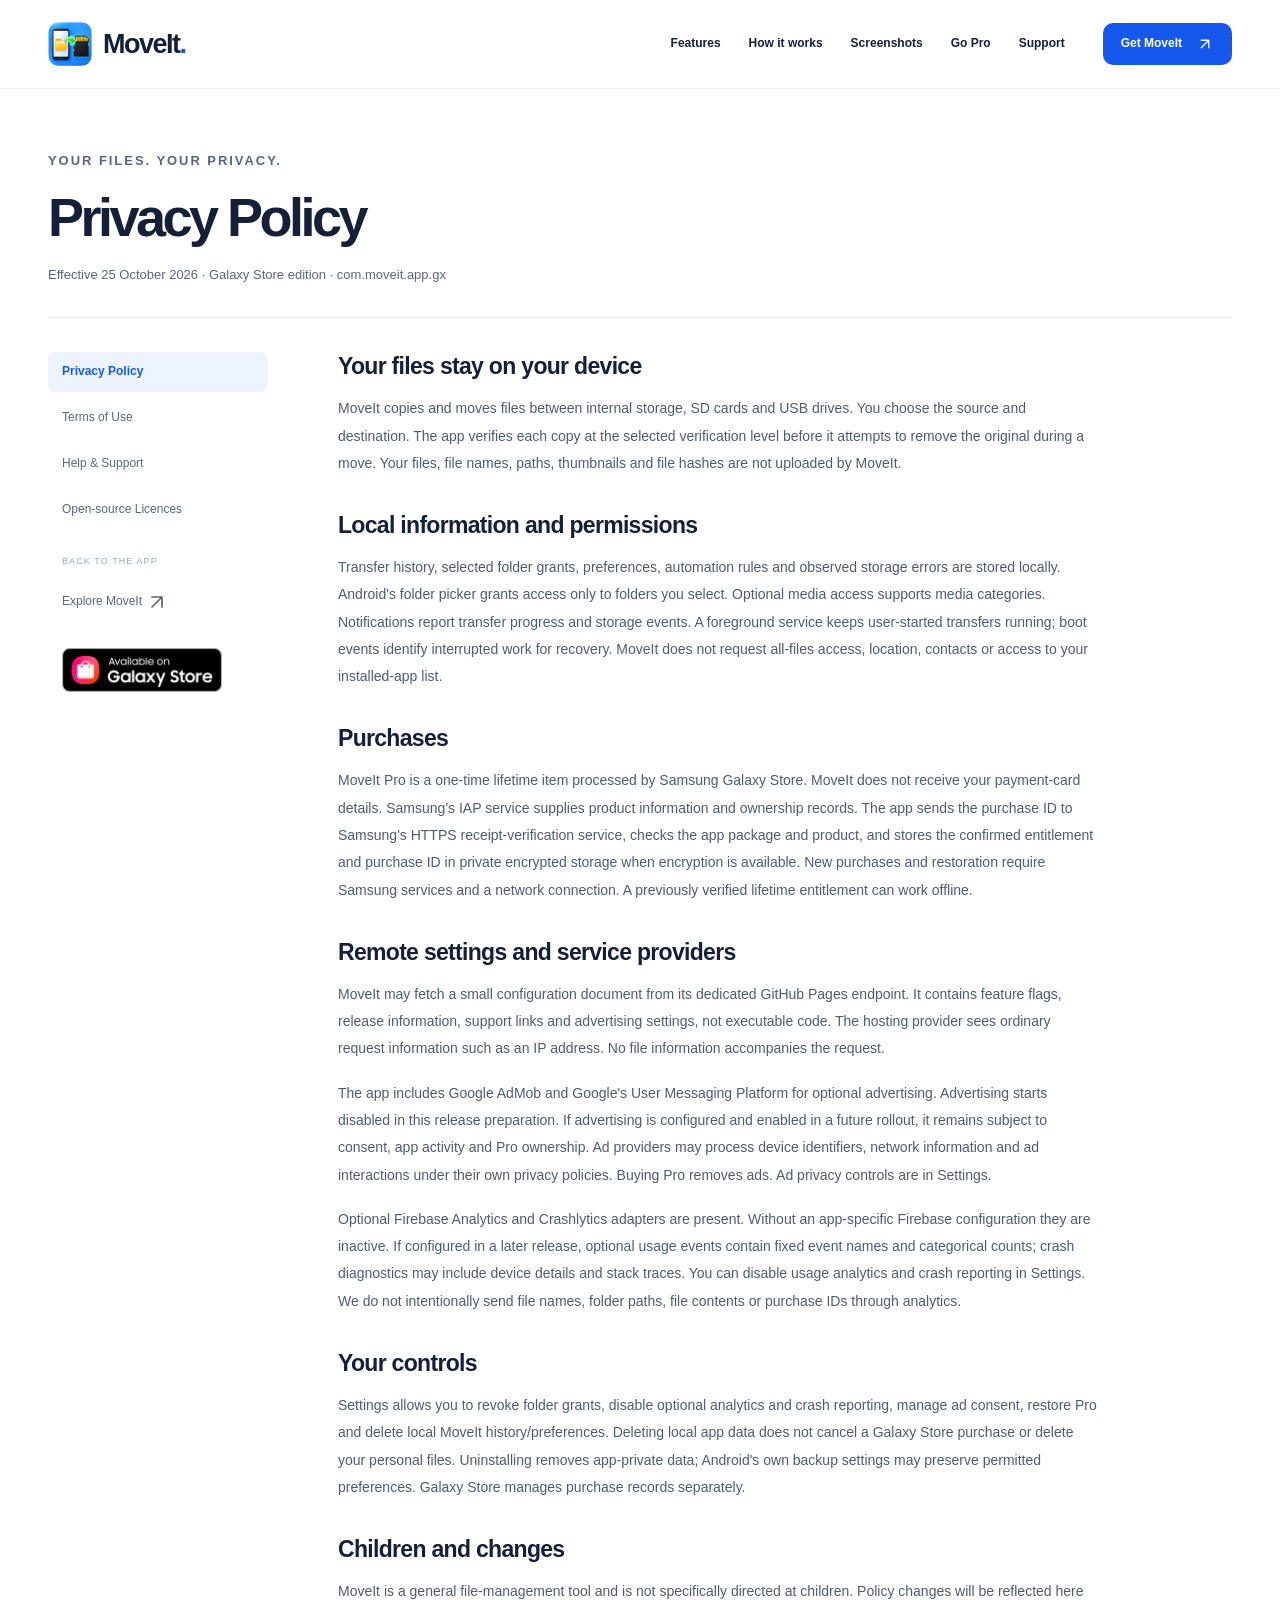
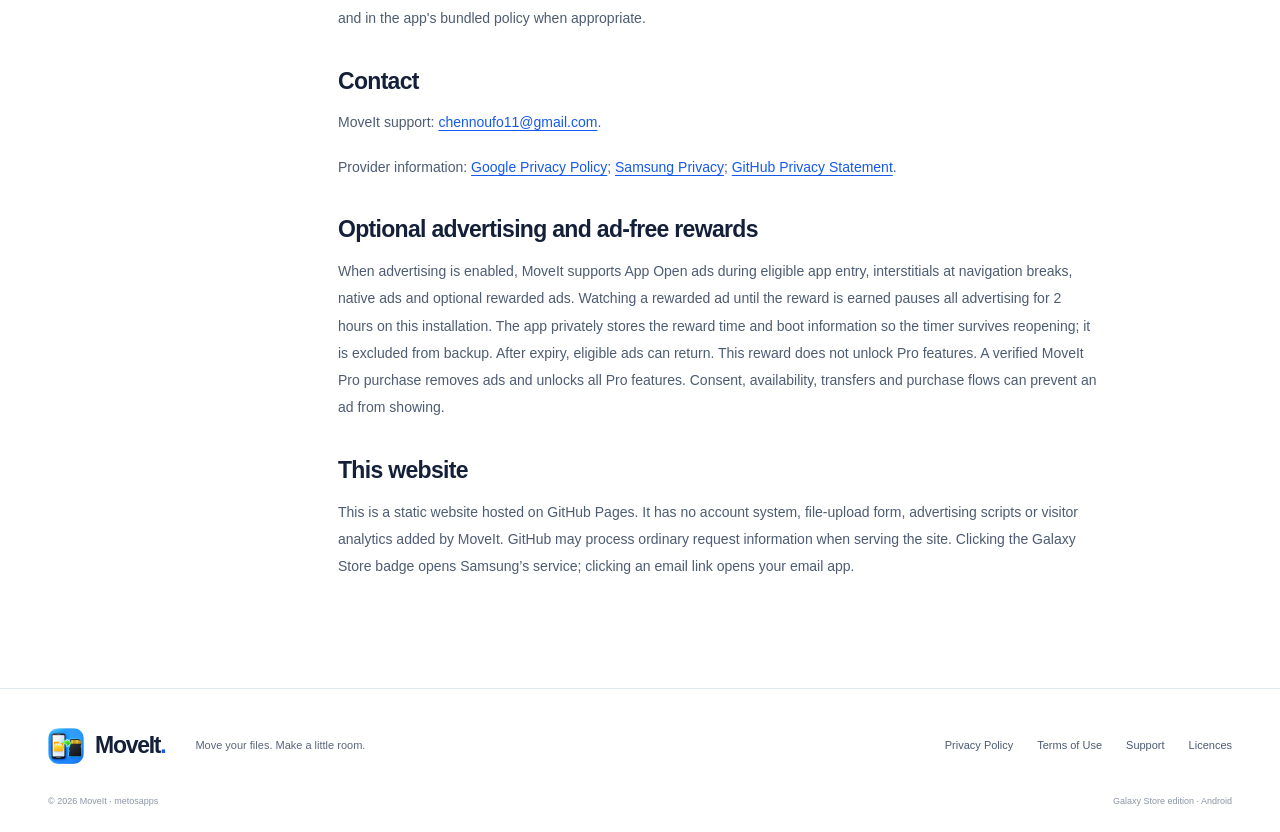
<file: privacy.html>
<!doctype html><html lang="en"><head><meta charset="utf-8"><meta name="viewport" content="width=device-width,initial-scale=1"><meta name="theme-color" content="#1559ec"><title>Privacy Policy — MoveIt</title><meta name="description" content="Effective 25 October 2026 · Galaxy Store edition · com.moveit.app.gx"><link rel="canonical" href="https://metosapps.github.io/moveit-galaxy-config/privacy.html"><link rel="icon" type="image/png" href="icon.png"><link rel="stylesheet" href="styles.css"><script src="site-config.js" defer></script><script src="site.js" defer></script></head><body><a class="skip-link" href="#main">Skip to content</a>
<header class="site-header"><div class="container nav-wrap">
<a class="brand" href="./" aria-label="MoveIt home"><img src="icon.png" width="44" height="44" alt=""><span>MoveIt<span class="brand-dot">.</span></span></a>
<button class="menu-toggle" type="button" aria-label="Open navigation" aria-expanded="false" aria-controls="main-nav"><i data-icon="menu"></i></button>
<nav id="main-nav" class="main-nav" aria-label="Main navigation"><a href="index.html#features">Features</a><a href="index.html#how-it-works">How it works</a><a href="index.html#screenshots">Screenshots</a><a href="index.html#pro">Go Pro</a><a href="help.html">Support</a></nav>
<a class="button button-small nav-download" data-store-link href="https://galaxystore.samsung.com/detail/com.moveit.app.gx" target="_blank" rel="noopener">Get MoveIt <i data-icon="arrow-up-right"></i></a>
</div></header>
<main id="main" class="document-main container"><div class="document-heading"><p class="eyebrow">YOUR FILES. YOUR PRIVACY.</p><h1>Privacy Policy</h1><p>Effective 25 October 2026 · Galaxy Store edition · com.moveit.app.gx</p></div><div class="document-layout"><aside class="document-nav" aria-label="Support and legal pages"><a href="privacy.html" class="active" aria-current="page">Privacy Policy</a><a href="terms.html" class="">Terms of Use</a><a href="help.html" class="">Help & Support</a><a href="licenses.html" class="">Open-source Licences</a><span class="document-nav-caption">BACK TO THE APP</span><a href="index.html">Explore MoveIt <i data-icon="arrow-up-right"></i></a><a class="store-badge" data-store-link href="https://galaxystore.samsung.com/detail/com.moveit.app.gx" target="_blank" rel="noopener" aria-label="Download MoveIt on Galaxy Store"><img src="assets/galaxy-store-badge.png" alt="Available on Galaxy Store" width="652" height="177"></a></aside><article class="prose"><h2>Your files stay on your device</h2>
<p>MoveIt copies and moves files between internal storage, SD cards and USB drives. You choose the source and destination. The app verifies each copy at the selected verification level before it attempts to remove the original during a move. Your files, file names, paths, thumbnails and file hashes are not uploaded by MoveIt.</p>
<h2>Local information and permissions</h2>
<p>Transfer history, selected folder grants, preferences, automation rules and observed storage errors are stored locally. Android's folder picker grants access only to folders you select. Optional media access supports media categories. Notifications report transfer progress and storage events. A foreground service keeps user-started transfers running; boot events identify interrupted work for recovery. MoveIt does not request all-files access, location, contacts or access to your installed-app list.</p>
<h2>Purchases</h2>
<p>MoveIt Pro is a one-time lifetime item processed by Samsung Galaxy Store. MoveIt does not receive your payment-card details. Samsung's IAP service supplies product information and ownership records. The app sends the purchase ID to Samsung's HTTPS receipt-verification service, checks the app package and product, and stores the confirmed entitlement and purchase ID in private encrypted storage when encryption is available. New purchases and restoration require Samsung services and a network connection. A previously verified lifetime entitlement can work offline.</p>
<h2>Remote settings and service providers</h2>
<p>MoveIt may fetch a small configuration document from its dedicated GitHub Pages endpoint. It contains feature flags, release information, support links and advertising settings, not executable code. The hosting provider sees ordinary request information such as an IP address. No file information accompanies the request.</p>
<p>The app includes Google AdMob and Google's User Messaging Platform for optional advertising. Advertising starts disabled in this release preparation. If advertising is configured and enabled in a future rollout, it remains subject to consent, app activity and Pro ownership. Ad providers may process device identifiers, network information and ad interactions under their own privacy policies. Buying Pro removes ads. Ad privacy controls are in Settings.</p>
<p>Optional Firebase Analytics and Crashlytics adapters are present. Without an app-specific Firebase configuration they are inactive. If configured in a later release, optional usage events contain fixed event names and categorical counts; crash diagnostics may include device details and stack traces. You can disable usage analytics and crash reporting in Settings. We do not intentionally send file names, folder paths, file contents or purchase IDs through analytics.</p>
<h2>Your controls</h2>
<p>Settings allows you to revoke folder grants, disable optional analytics and crash reporting, manage ad consent, restore Pro and delete local MoveIt history/preferences. Deleting local app data does not cancel a Galaxy Store purchase or delete your personal files. Uninstalling removes app-private data; Android's own backup settings may preserve permitted preferences. Galaxy Store manages purchase records separately.</p>
<h2>Children and changes</h2>
<p>MoveIt is a general file-management tool and is not specifically directed at children. Policy changes will be reflected here and in the app's bundled policy when appropriate.</p>
<h2>Contact</h2><p>MoveIt support: <a href="mailto:chennoufo11@gmail.com">chennoufo11@gmail.com</a>.</p>
<p>Provider information: <a href="https://policies.google.com/privacy">Google Privacy Policy</a>; <a href="https://privacy.samsung.com/">Samsung Privacy</a>; <a href="https://docs.github.com/en/site-policy/privacy-policies/github-general-privacy-statement">GitHub Privacy Statement</a>.</p><h2>Optional advertising and ad-free rewards</h2><p>When advertising is enabled, MoveIt supports App Open ads during eligible app entry, interstitials at navigation breaks, native ads and optional rewarded ads. Watching a rewarded ad until the reward is earned pauses all advertising for 2 hours on this installation. The app privately stores the reward time and boot information so the timer survives reopening; it is excluded from backup. After expiry, eligible ads can return. This reward does not unlock Pro features. A verified MoveIt Pro purchase removes ads and unlocks all Pro features. Consent, availability, transfers and purchase flows can prevent an ad from showing.</p><h2>This website</h2><p>This is a static website hosted on GitHub Pages. It has no account system, file-upload form, advertising scripts or visitor analytics added by MoveIt. GitHub may process ordinary request information when serving the site. Clicking the Galaxy Store badge opens Samsung’s service; clicking an email link opens your email app.</p></article></div></main><footer class="site-footer"><div class="container"><div class="footer-top"><a class="brand" href="./"><img src="icon.png" width="36" height="36" alt=""><span>MoveIt<span class="brand-dot">.</span></span></a><p>Move your files. Make a little room.</p><nav aria-label="Footer"><a href="privacy.html">Privacy Policy</a><a href="terms.html">Terms of Use</a><a href="help.html">Support</a><a href="licenses.html">Licences</a></nav></div><div class="footer-bottom"><span>© 2026 MoveIt · metosapps</span><span>Galaxy Store edition · Android</span></div></div></footer></body></html>
</file>
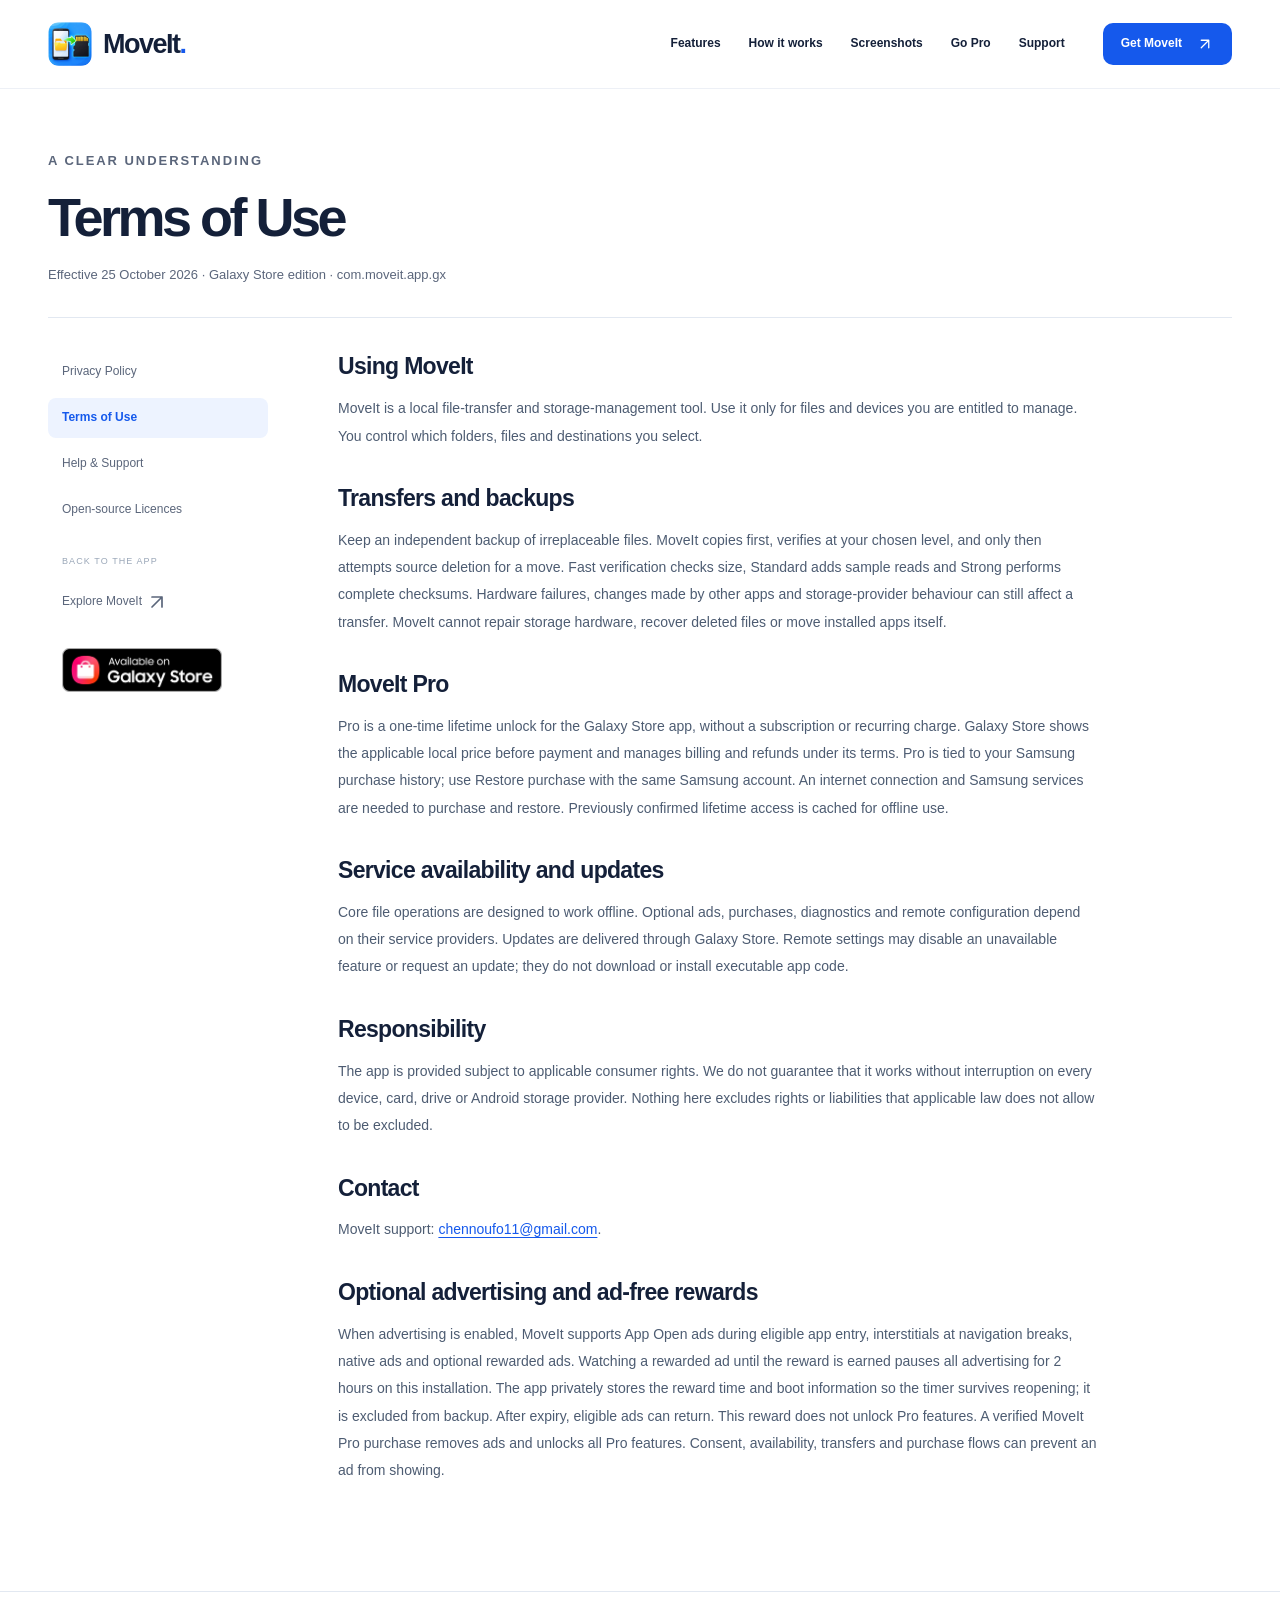
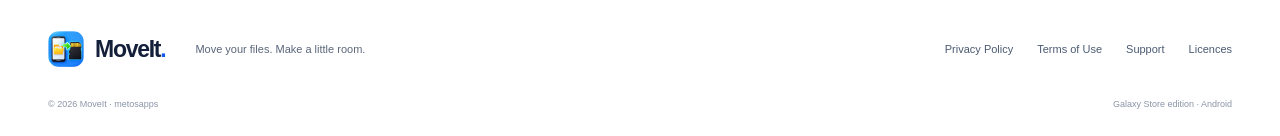
<file: terms.html>
<!doctype html><html lang="en"><head><meta charset="utf-8"><meta name="viewport" content="width=device-width,initial-scale=1"><meta name="theme-color" content="#1559ec"><title>Terms of Use — MoveIt</title><meta name="description" content="Effective 25 October 2026 · Galaxy Store edition · com.moveit.app.gx"><link rel="canonical" href="https://metosapps.github.io/moveit-galaxy-config/terms.html"><link rel="icon" type="image/png" href="icon.png"><link rel="stylesheet" href="styles.css"><script src="site-config.js" defer></script><script src="site.js" defer></script></head><body><a class="skip-link" href="#main">Skip to content</a>
<header class="site-header"><div class="container nav-wrap">
<a class="brand" href="./" aria-label="MoveIt home"><img src="icon.png" width="44" height="44" alt=""><span>MoveIt<span class="brand-dot">.</span></span></a>
<button class="menu-toggle" type="button" aria-label="Open navigation" aria-expanded="false" aria-controls="main-nav"><i data-icon="menu"></i></button>
<nav id="main-nav" class="main-nav" aria-label="Main navigation"><a href="index.html#features">Features</a><a href="index.html#how-it-works">How it works</a><a href="index.html#screenshots">Screenshots</a><a href="index.html#pro">Go Pro</a><a href="help.html">Support</a></nav>
<a class="button button-small nav-download" data-store-link href="https://galaxystore.samsung.com/detail/com.moveit.app.gx" target="_blank" rel="noopener">Get MoveIt <i data-icon="arrow-up-right"></i></a>
</div></header>
<main id="main" class="document-main container"><div class="document-heading"><p class="eyebrow">A CLEAR UNDERSTANDING</p><h1>Terms of Use</h1><p>Effective 25 October 2026 · Galaxy Store edition · com.moveit.app.gx</p></div><div class="document-layout"><aside class="document-nav" aria-label="Support and legal pages"><a href="privacy.html" class="">Privacy Policy</a><a href="terms.html" class="active" aria-current="page">Terms of Use</a><a href="help.html" class="">Help & Support</a><a href="licenses.html" class="">Open-source Licences</a><span class="document-nav-caption">BACK TO THE APP</span><a href="index.html">Explore MoveIt <i data-icon="arrow-up-right"></i></a><a class="store-badge" data-store-link href="https://galaxystore.samsung.com/detail/com.moveit.app.gx" target="_blank" rel="noopener" aria-label="Download MoveIt on Galaxy Store"><img src="assets/galaxy-store-badge.png" alt="Available on Galaxy Store" width="652" height="177"></a></aside><article class="prose"><h2>Using MoveIt</h2><p>MoveIt is a local file-transfer and storage-management tool. Use it only for files and devices you are entitled to manage. You control which folders, files and destinations you select.</p>
<h2>Transfers and backups</h2><p>Keep an independent backup of irreplaceable files. MoveIt copies first, verifies at your chosen level, and only then attempts source deletion for a move. Fast verification checks size, Standard adds sample reads and Strong performs complete checksums. Hardware failures, changes made by other apps and storage-provider behaviour can still affect a transfer. MoveIt cannot repair storage hardware, recover deleted files or move installed apps itself.</p>
<h2>MoveIt Pro</h2><p>Pro is a one-time lifetime unlock for the Galaxy Store app, without a subscription or recurring charge. Galaxy Store shows the applicable local price before payment and manages billing and refunds under its terms. Pro is tied to your Samsung purchase history; use Restore purchase with the same Samsung account. An internet connection and Samsung services are needed to purchase and restore. Previously confirmed lifetime access is cached for offline use.</p>
<h2>Service availability and updates</h2><p>Core file operations are designed to work offline. Optional ads, purchases, diagnostics and remote configuration depend on their service providers. Updates are delivered through Galaxy Store. Remote settings may disable an unavailable feature or request an update; they do not download or install executable app code.</p>
<h2>Responsibility</h2><p>The app is provided subject to applicable consumer rights. We do not guarantee that it works without interruption on every device, card, drive or Android storage provider. Nothing here excludes rights or liabilities that applicable law does not allow to be excluded.</p>
<h2>Contact</h2><p>MoveIt support: <a href="mailto:chennoufo11@gmail.com">chennoufo11@gmail.com</a>.</p><h2>Optional advertising and ad-free rewards</h2><p>When advertising is enabled, MoveIt supports App Open ads during eligible app entry, interstitials at navigation breaks, native ads and optional rewarded ads. Watching a rewarded ad until the reward is earned pauses all advertising for 2 hours on this installation. The app privately stores the reward time and boot information so the timer survives reopening; it is excluded from backup. After expiry, eligible ads can return. This reward does not unlock Pro features. A verified MoveIt Pro purchase removes ads and unlocks all Pro features. Consent, availability, transfers and purchase flows can prevent an ad from showing.</p></article></div></main><footer class="site-footer"><div class="container"><div class="footer-top"><a class="brand" href="./"><img src="icon.png" width="36" height="36" alt=""><span>MoveIt<span class="brand-dot">.</span></span></a><p>Move your files. Make a little room.</p><nav aria-label="Footer"><a href="privacy.html">Privacy Policy</a><a href="terms.html">Terms of Use</a><a href="help.html">Support</a><a href="licenses.html">Licences</a></nav></div><div class="footer-bottom"><span>© 2026 MoveIt · metosapps</span><span>Galaxy Store edition · Android</span></div></div></footer></body></html>
</file>
<file: styles.css>
@charset "UTF-8";
:root{--ink:#142039;--muted:#5b667b;--blue:#1559ec;--blue-dark:#1046ba;--line:#e2e8f1;--paper:#fff;--pale:#f3f6fb;--green:#18814d;--radius:26px;--font:Inter,"Aptos","Helvetica Neue",Arial,sans-serif;color-scheme:light;scroll-behavior:smooth;scroll-padding-top:105px}
*{box-sizing:border-box}body{margin:0;font:16px/1.65 var(--font);background:var(--paper);color:var(--ink);-webkit-font-smoothing:antialiased}body.modal-open{overflow:hidden}img{max-width:100%;height:auto;display:block}a{color:inherit;text-decoration:none}button,input{font:inherit}button,a{-webkit-tap-highlight-color:transparent}button{cursor:pointer}button:disabled{opacity:.4;cursor:default}button:focus-visible,a:focus-visible,summary:focus-visible,[tabindex]:focus-visible{outline:3px solid var(--blue);outline-offset:6px}p,h1,h2,h3{margin:0}ul,ol{margin:0;padding:0}svg.icon{width:24px;height:24px;display:inline-block;flex-shrink:0;vertical-align:middle;fill:none;stroke:currentColor;stroke-width:1.7;stroke-linecap:round;stroke-linejoin:round}[hidden]{display:none!important}.container{width:min(1200px,calc(100% - 96px));margin-inline:auto}.section{padding-top:112px;padding-bottom:112px}.eyebrow{font-size:11px;line-height:1.5;font-weight:750;letter-spacing:.15em;color:var(--blue);margin-bottom:22px}h1,h2,h3{letter-spacing:-.045em}h2{font-size:clamp(36px,4.2vw,55px);line-height:1.08;font-weight:720}h3{font-size:23px;line-height:1.25;font-weight:650}.fine-print{font-size:12px;line-height:1.7;color:var(--muted)}.button{display:inline-flex;gap:18px;align-items:center;justify-content:center;padding:16px 24px;border-radius:10px;background:var(--blue);color:#fff;font-size:14px;font-weight:650;border:0;transition:background .2s,transform .2s}.button:hover{background:var(--blue-dark);transform:translateY(-2px)}.button .icon{width:18px;height:18px}.button-small{padding:11px 18px;font-size:12px;gap:14px}.text-link{display:inline-flex;align-items:center;gap:14px;font-size:13px;font-weight:650;line-height:1.4}.text-link:hover{color:var(--blue)}.text-link .icon{width:17px;height:17px}.skip-link{position:fixed;top:-70px;left:20px;padding:12px 22px;background:var(--ink);color:white;z-index:1000}.skip-link:focus{top:10px}
.site-header{position:sticky;top:0;z-index:20;background:rgba(255,255,255,.97);border-bottom:1px solid #edf0f6;backdrop-filter:blur(12px)}.nav-wrap{height:88px;display:flex;align-items:center;gap:38px}.brand{display:inline-flex;gap:11px;align-items:center;font-size:27px;font-weight:800;letter-spacing:-.055em;line-height:1}.brand img{border-radius:11px;flex-shrink:0}.brand-dot{color:var(--blue)}.main-nav{display:flex;gap:28px;margin-left:auto;font-size:12px;font-weight:600}.main-nav a{padding-block:10px}.main-nav a:hover,.site-footer nav a:hover{color:var(--blue)}.menu-toggle{display:none;border:0;background:none;padding:10px}.nav-download{flex-shrink:0}
.hero{display:grid;grid-template-columns:1.05fr 1fr;gap:56px;align-items:center;padding-top:58px;padding-bottom:64px}.hero-copy{padding-block:28px}.hero .eyebrow{display:flex;gap:12px;align-items:center}.eyebrow-line{height:2px;width:26px;display:inline-block;background:var(--blue)}h1{font-size:clamp(58px,6.8vw,88px);line-height:1.025;font-weight:760;margin-bottom:27px;letter-spacing:-.065em}h1 span{color:var(--blue)}.hero-description{font-size:17px;line-height:1.85;max-width:440px;color:var(--muted)}.hero-actions{display:flex;align-items:center;gap:25px;flex-wrap:wrap;margin-top:32px}.store-badge{display:inline-block;border-radius:9px;transition:transform .2s;flex-shrink:0}.store-badge:hover{transform:translateY(-3px)}.store-badge img{width:205px;height:auto}.hero-note{font-size:12px;color:var(--muted);margin-top:14px}.hero-trust{margin-top:34px;display:flex;flex-wrap:wrap;gap:14px 22px;font-size:11px;color:#4a5b72}.hero-trust span{display:flex;align-items:center;gap:7px}.hero-trust .icon{width:15px;height:15px;color:var(--green)}.hero-visual{height:590px;position:relative;border-radius:40px;background:#edf4ff;isolation:isolate;overflow:hidden}.visual-orbit{position:absolute;z-index:-1;border:1px solid #d5e5ff;border-radius:50%;width:510px;height:510px;top:60px;left:10px}.orbit-two{width:390px;height:390px;top:120px;left:70px}.visual-label{position:absolute;top:25px;left:0;right:0;text-align:center;font-size:9px;font-weight:750;letter-spacing:.18em;color:#6483b4}.phone{background:#151b27;border:5px solid #151b27;border-radius:31px;overflow:hidden;box-shadow:0 22px 55px #14203930;position:relative}.phone img{width:100%;height:auto;display:block;border-radius:25px}.hero-phone{position:absolute;width:222px;left:calc(50% - 111px);top:59px;transform:rotate(-7deg);z-index:1}.phone-camera{position:absolute;top:8px;left:calc(50% - 5px);width:9px;height:9px;background:#20283a;border:1px solid #555e70;border-radius:100%}.floating-card{position:absolute;background:white;border:1px solid #e2eaf6;box-shadow:0 12px 30px #17355c12;border-radius:16px;z-index:3}.floating-card strong{display:block;font-size:12px;letter-spacing:-.025em;line-height:1.5}.floating-card span{display:block;font-size:9px;color:var(--muted);line-height:1.6}.media-float{display:flex;gap:11px;align-items:center;padding:13px 17px;left:17px;top:122px;transform:rotate(-4deg)}.file-glyph{color:var(--blue);background:#edf4ff;width:34px;height:38px;border-radius:7px;display:grid;place-items:center}.file-glyph .icon{width:23px;height:23px}.sd-float{padding:18px;right:15px;top:267px;transform:rotate(6deg);min-width:120px}.sd-graphic{display:flex;gap:3px;background:#17233a;clip-path:polygon(0 0,75% 0,100% 22%,100% 100%,0 100%);width:49px;height:60px;padding:9px 6px;margin:0 0 12px}.sd-graphic span{width:5px;height:19px;border-radius:1px;background:#f2cb55}.verify-float{padding:15px 20px;display:flex;align-items:center;gap:12px;bottom:35px;left:38px;right:38px;transform:rotate(2deg)}.verified-icon{color:var(--green);background:#eaf6ef;display:grid;place-items:center;width:34px;height:34px;border-radius:50%}.verified-icon .icon{width:19px;height:19px}
.file-strip{border-top:1px solid var(--line);border-bottom:1px solid var(--line);padding:27px 0;display:flex;align-items:center;justify-content:space-between;gap:22px}.file-strip>span{display:flex;align-items:center;gap:10px;color:#4d5e75;font-size:13px;font-weight:600}.file-strip .icon{color:#8da1bd;width:22px;height:22px}.file-strip .strip-label{font-size:9px;letter-spacing:.12em;color:#77849b;font-weight:650;max-width:140px}.section-heading{display:flex;justify-content:space-between;gap:50px;align-items:flex-end;margin-bottom:44px}.section-heading>p{font-size:15px;line-height:1.85;color:var(--muted);max-width:325px;padding-bottom:3px}.section-heading .eyebrow{margin-bottom:19px}.feature-grid{display:grid;grid-template-columns:repeat(3,minmax(0,1fr));gap:20px}.feature{background:var(--pale);padding:31px;border-radius:var(--radius);min-width:0;position:relative}.feature h3{margin:23px 0 14px}.feature p{font-size:13px;line-height:1.85;color:var(--muted)}.feature-icon{color:var(--blue);display:inline-flex}.feature-icon .icon{width:27px;height:27px}.feature-wide{grid-column:span 2;display:grid;grid-template-columns:1.1fr .9fr;gap:25px;padding:36px}.feature-wide h3{font-size:30px}.feature-wide .fine-print{grid-column:span 2;font-size:10px;align-self:end;margin-top:5px}.connection-diagram{display:flex;align-items:center;justify-content:center;gap:13px}.device-node{display:flex;align-items:center;flex-direction:column;gap:16px;color:var(--blue)}.device-node .icon{width:51px;height:51px;stroke-width:1.3}.device-node span{color:#67788e;font-size:8px;letter-spacing:.12em;font-weight:700}.connection-line{display:flex;align-items:center;color:#7f9ed9;margin-bottom:25px}.connection-line .icon{width:34px}.feature-blue{background:#edf3ff}.storage-art{display:flex;gap:4px;height:22px;border-radius:6px;overflow:hidden;margin-top:29px}.storage-art span:nth-child(1){background:var(--blue);width:38%}.storage-art span:nth-child(2){background:#719af4;width:26%}.storage-art span:nth-child(3){background:#a9c3ff;width:16%}.storage-art span:nth-child(4){background:#d9e5fc;flex:1}.storage-legend{display:flex;gap:17px;font-size:9px;color:#65758c;margin-top:10px}.storage-legend span:before{content:"";display:inline-block;width:5px;height:5px;background:var(--blue);border-radius:50%;margin-right:5px}.storage-legend span:nth-child(2):before{background:#719af4}.storage-legend span:nth-child(3):before{background:#a9c3ff}
.workflow-section{background:#f5f8ff;padding:88px 0}.workflow-layout{display:grid;grid-template-columns:1fr 1fr;gap:100px;align-items:center}.workflow-visual{height:610px;position:relative;display:grid;place-items:center;isolation:isolate}.workflow-circle{position:absolute;width:430px;height:430px;max-width:100%;border-radius:50%;background:#e4edff;z-index:-1}.workflow-phone{width:238px;transform:rotate(5deg);border-width:5px}.workflow-sticker{position:absolute;bottom:14px;left:18px;display:flex;align-items:center;gap:10px;background:white;box-shadow:0 12px 35px #234a8c14;border:1px solid #e4eaf4;padding:15px 24px;border-radius:12px;font-size:12px;font-weight:650;transform:rotate(-4deg)}.workflow-sticker .icon{color:var(--blue);width:18px;height:18px}.section-intro{font-size:15px;color:var(--muted);line-height:1.8;margin-top:22px}.steps{list-style:none;margin-top:31px;display:flex;flex-direction:column;gap:23px}.steps li{display:flex;gap:19px;align-items:flex-start}.steps li>span{border:1px solid #cfdcf3;color:var(--blue);font-size:10px;font-weight:650;width:33px;height:33px;flex-shrink:0;border-radius:50%;display:grid;place-items:center;margin-top:2px}.steps h3{font-size:17px;letter-spacing:-.025em;margin-bottom:4px}.steps p{font-size:12px;color:var(--muted);line-height:1.75;max-width:300px}
.verification-section{display:grid;grid-template-columns:.85fr 1.15fr;gap:100px;align-items:center}.verification-copy h2 span{color:var(--blue)}.verification-copy>p:not(.eyebrow){font-size:14px;color:var(--muted);margin-top:23px;max-width:340px;line-height:1.85}.verification-copy>.fine-print{font-size:11px!important}.mode-panel{border:1px solid var(--line);border-radius:var(--radius);padding:25px;background:white}.segmented{display:flex;padding:4px;background:#f0f3f8;border-radius:10px;gap:4px}.segmented button{width:50%;padding:11px;border:0;border-radius:7px;background:transparent;font-size:12px;font-weight:600;color:var(--muted)}.segmented button.active{color:var(--blue);background:white;box-shadow:0 2px 8px #1b2a4210}.mode-diagram{display:flex;align-items:center;justify-content:space-between;gap:9px;margin:36px 15px 25px}.mode-diagram>div{display:flex;flex-direction:column;gap:10px;text-align:center}.mode-diagram small{font-size:10px;color:var(--muted)}.round-icon{width:60px;height:60px;border-radius:19px;background:#edf3ff;display:grid;place-items:center;color:var(--blue)}.round-icon .icon{width:29px;height:29px}.check-round{background:#eaf7f0;color:var(--green)}.diagram-arrow{width:21px!important;color:#a3b3c8;margin-bottom:25px}.mode-content{padding:0 6px}.mode-content h3{font-size:20px}.mode-content p{font-size:12px;color:var(--muted);line-height:1.85;margin-top:12px;min-height:90px}.mode-outcome{display:flex;align-items:center;gap:7px;color:var(--green);font-size:10px;margin-top:16px;font-weight:600}.mode-outcome .icon{width:15px;height:15px}.verification-levels{border-top:1px solid var(--line);padding-top:23px;margin-top:25px;display:flex;justify-content:space-between;gap:10px;font-size:12px;font-weight:650}.verification-levels small{display:block;font-size:9px;color:var(--muted);font-weight:400;margin-top:4px}.verification-levels b{font-size:7px;background:#e8efff;border-radius:4px;padding:3px;color:var(--blue);margin-left:2px}
.screens-section{background:#f4f7fb}.gallery-controls{display:flex;gap:9px;padding-bottom:5px}.round-button{border:1px solid #d6dfed;background:transparent;border-radius:50%;padding:0;display:grid;place-items:center;width:41px;height:41px;color:var(--ink);transition:background .2s;flex-shrink:0}.round-button:hover{background:#e8eff9}.round-button .icon{width:18px;height:18px}.gallery-tabs{display:flex;gap:25px;margin-bottom:28px;border-bottom:1px solid #dce4ef}.gallery-tabs button{padding:0 0 14px;border:0;border-bottom:2px solid transparent;background:none;color:var(--muted);font-size:12px;font-weight:600}.gallery-tabs button.active{color:var(--blue);border-bottom-color:var(--blue)}.gallery-tabs button span{font-size:9px;padding:2px 6px;border-radius:4px;background:#e5ecf6;margin-left:6px}.gallery-track{display:flex;gap:23px;overflow-x:auto;overscroll-behavior-x:contain;scroll-snap-type:x mandatory;padding:5px 2px 22px;scrollbar-width:thin;scrollbar-color:#b2c3de transparent}.screenshot-card{margin:0;flex:0 0 calc((100% - 69px)/4);min-width:208px;scroll-snap-align:start}.screenshot-open{width:100%;display:block;border:1px solid #dde5f1;background:#fff;border-radius:22px;padding:0;overflow:hidden;transition:transform .2s,box-shadow .2s}.screenshot-open:hover{transform:translateY(-4px);box-shadow:0 10px 25px #16365a15}.screenshot-open img{width:100%;height:auto;aspect-ratio:9/20;object-fit:contain;background:#f8f9fd}.gallery-promotional .screenshot-open img{aspect-ratio:941/1672}.screenshot-card figcaption{margin:16px 1px 0}.screenshot-card figcaption>span{font-size:8px;letter-spacing:.12em;font-weight:650;color:#75849b}.screenshot-card h3{font-size:13px;line-height:1.5;letter-spacing:-.02em;margin-top:4px}.gallery-note{margin-top:10px;font-size:11px}
.pro-panel{background:#12213d;color:#fff;border-radius:32px;padding:57px;display:grid;grid-template-columns:1fr 1fr;gap:70px;overflow:hidden}.pro-label{color:#95b8ff;display:inline-flex;align-items:center;gap:10px;font-size:10px;letter-spacing:.16em;font-weight:700;margin-bottom:23px}.pro-label .icon{width:19px;height:19px}.pro-copy h2{font-size:42px;line-height:1.13}.pro-copy>p{font-size:13px;color:#b1bfd6;margin-top:20px;line-height:1.85;max-width:370px}.pro-benefits{list-style:none;font-size:12px;display:flex;flex-direction:column;gap:12px;margin:26px 0 28px;color:#dce7f9}.pro-benefits li{display:flex;align-items:center;gap:9px}.pro-benefits .icon{width:15px;height:15px;color:#7bbdff}.button-white{background:white;color:var(--ink);font-size:12px;padding:14px 18px}.button-white:hover{background:#e3edff;color:var(--ink)}.pro-copy>.pro-footnote{font-size:10px;color:#8f9db5;margin-top:14px}.pro-features{display:grid;grid-template-columns:1fr;align-content:center}.pro-features>div{display:flex;align-items:center;gap:17px;border-bottom:1px solid #ffffff16;padding:16px 0}.pro-features>div:last-child{border:0}.pro-features>div>.icon{width:23px;height:23px;color:#92b8ff}.pro-features strong{display:block;font-size:13px;font-weight:550}.pro-features small{display:block;font-size:10px;color:#9baecb;margin-top:4px}.reward-strip{display:flex;gap:27px;align-items:center;background:#eef4ff;padding:29px 35px;border-radius:22px;margin-top:22px}.reward-time{font-size:47px;letter-spacing:-.05em;line-height:1;color:var(--blue);font-weight:700;min-width:64px;text-align:center}.reward-time span{display:block;font-size:8px;letter-spacing:.16em;margin-top:7px}.reward-strip h3{font-size:19px;margin-bottom:7px}.reward-strip p{font-size:12px;line-height:1.85;color:var(--muted);max-width:760px}.reward-icon{margin-left:auto;width:34px!important;height:34px!important;color:var(--blue)}
.faq-section{padding-top:20px;display:grid;grid-template-columns:.8fr 1.2fr;gap:110px}.faq-section .text-link{margin-top:23px}.faq-list details{border-bottom:1px solid var(--line)}.faq-list details:first-child{border-top:1px solid var(--line)}.faq-list summary{cursor:pointer;list-style:none;display:flex;align-items:center;justify-content:space-between;gap:22px;font-size:13px;font-weight:600;padding:23px 0;line-height:1.6}.faq-list summary::-webkit-details-marker{display:none}.faq-list summary .icon{color:#7990ad;width:17px;height:17px;transition:transform .2s}.faq-list details[open] summary .icon{transform:rotate(45deg)}.faq-list details p{color:var(--muted);font-size:12px;line-height:1.9;padding:0 29px 23px 0}.faq-list a,.prose a{color:var(--blue);text-decoration:underline;text-underline-offset:3px}
.download-section{position:relative;padding:64px 70px;background:#eff4ff;border-radius:32px;margin-bottom:92px;display:flex;justify-content:space-between;align-items:flex-end;gap:30px}.download-section>div>img{margin-bottom:27px;border-radius:19px}.download-section .eyebrow{font-size:10px;margin-bottom:16px}.download-section h2{font-size:51px;line-height:1.1}.download-section p:not(.eyebrow){font-size:14px;color:var(--muted);margin-top:17px}.download-section .store-badge{margin-top:25px}.download-note{display:flex;align-items:center;gap:12px;padding-bottom:5px;font-size:12px;color:var(--muted);line-height:1.8}.download-note .icon{width:30px;height:30px;color:var(--blue)}.download-note a{font-size:11px;color:var(--ink)}.download-note a:hover{text-decoration:underline}.site-footer{border-top:1px solid var(--line);padding:39px 0 24px}.footer-top{display:flex;align-items:center;gap:30px}.footer-top .brand{font-size:23px}.footer-top>p{font-size:11px;color:var(--muted)}.site-footer nav{display:flex;gap:24px;margin-left:auto;font-size:11px;color:#4b5a71}.footer-bottom{display:flex;justify-content:space-between;color:#8a95a6;font-size:9px;margin-top:30px;gap:20px}
.lightbox{border:0;outline:0;border-radius:18px;padding:20px;background:#111c30;color:white;max-width:min(1000px,94vw);width:1000px;max-height:95dvh;overflow:auto;box-shadow:0 20px 80px #0006}.lightbox::backdrop{background:#091120d9;backdrop-filter:blur(8px)}.lightbox-bar{display:flex;justify-content:space-between;align-items:center;gap:20px;margin-bottom:14px;font-size:13px}.lightbox .round-button{color:white;border-color:#ffffff40}.lightbox .round-button:hover{background:#ffffff15}.lightbox-image-wrap{display:flex;justify-content:center;align-items:center;height:calc(90dvh - 146px)}.lightbox-image-wrap img{max-height:100%;width:auto;max-width:100%;object-fit:contain;border-radius:6px}.lightbox-bottom{display:flex;align-items:center;justify-content:center;gap:25px;margin-top:15px;font-size:11px;color:#c1d0e6}.noscript-note{text-align:center;background:#f1f5fc;padding:16px;font-size:13px}
.document-main{padding:62px 0 90px}.document-heading{padding-bottom:32px;border-bottom:1px solid var(--line);margin-bottom:34px}.document-heading h1{font-size:54px;line-height:1.1;max-width:800px;margin:17px 0}.document-heading .eyebrow{margin-bottom:0}.document-heading>p{font-size:13px;color:var(--muted)}.document-layout{display:grid;grid-template-columns:220px minmax(0,760px);gap:70px;align-items:start}.document-nav{position:sticky;top:125px;display:flex;flex-direction:column;gap:6px;font-size:12px}.document-nav a{display:block;padding:10px 14px;border-radius:8px;color:var(--muted)}.document-nav a.active{background:#edf3ff;color:var(--blue);font-weight:650}.document-nav a:hover{color:var(--blue)}.document-nav .document-nav-caption{font-size:9px;letter-spacing:.12em;color:#9aa7b8;margin:18px 14px 6px}.prose{font-size:14px;line-height:1.95;color:#4d5c72;overflow-wrap:anywhere}.prose h2{font-size:23px;line-height:1.3;color:var(--ink);margin-top:34px;margin-bottom:13px;letter-spacing:-.03em}.prose h2:first-child{margin-top:0}.prose p{margin-bottom:17px}.prose ul{padding-left:20px;margin:15px 0}.prose code{font-size:12px;background:#f0f4fa;border-radius:5px;padding:3px 6px;color:#35537c}.prose .contact-box{padding:25px;background:#edf3ff;border-radius:17px;margin:28px 0}.prose .contact-box h2{margin-top:0}.prose .contact-box a{font-size:17px;font-weight:600}.prose .contact-box button{margin-top:14px}.status-message{font-size:11px;color:var(--green);display:block;margin-top:8px;min-height:20px}.document-nav .store-badge{padding:0;background:none;margin:18px 14px}.document-nav .store-badge img{width:160px}
@media(min-width:1450px){.hero{gap:80px}.hero-visual{height:620px}.hero-phone{width:235px;left:calc(50% - 117px)}.sd-float{top:285px}.media-float{top:134px}.verify-float{bottom:32px}}
@media(max-width:1100px){.container{width:calc(100% - 64px)}.main-nav{gap:18px}.nav-wrap{gap:23px}.hero{gap:30px}.hero-visual{height:555px}.hero-phone{width:208px;left:calc(50% - 104px)}.media-float{left:8px;top:115px;padding:11px;gap:8px}.sd-float{right:7px;top:255px;padding:14px;min-width:102px}.verify-float{left:18px;right:18px;padding:13px}.hero-actions{gap:22px}.store-badge img{width:185px}.hero-actions>.text-link{font-size:11px}.workflow-layout{gap:60px}.verification-section{gap:55px}.feature{padding:26px}.feature-wide{padding:29px;gap:18px}.connection-diagram{gap:9px}.device-node .icon{width:43px;height:43px}.connection-line .icon{width:26px}.pro-panel{padding:43px;gap:44px}.pro-copy h2{font-size:36px}.faq-section{gap:70px}.download-section{padding:55px}.footer-top>p{display:none}.document-layout{gap:40px}}
@media(max-width:850px){.container{width:calc(100% - 48px)}.nav-wrap{height:76px;gap:22px}.brand{font-size:25px}.brand img{width:39px;height:39px}.main-nav{gap:14px;font-size:11px}.main-nav a:nth-child(2){display:none}.nav-download{font-size:11px;padding:10px 12px;gap:10px}.hero{gap:20px;padding-top:38px;padding-bottom:47px}.hero-visual{height:515px;border-radius:30px}.hero-phone{width:195px;left:calc(50% - 97px);top:53px}.media-float{top:99px}.media-float strong{font-size:10px}.media-float span{font-size:7px}.media-float .file-glyph{width:28px;height:30px}.sd-float{top:255px;right:5px;min-width:90px;padding:12px}.sd-float strong{font-size:10px}.sd-float>span{font-size:7px}.sd-graphic{width:40px;height:49px;padding:7px 4px;gap:2px}.verify-float{bottom:19px;left:10px;right:10px;padding:12px 9px;gap:8px}.verify-float strong{font-size:10px}.verify-float span{font-size:8px}.verified-icon{width:28px;height:28px}.hero h1{font-size:58px}.hero-description{font-size:14px;line-height:1.85}.hero .eyebrow{font-size:9px;gap:7px;letter-spacing:.1em}.eyebrow-line{width:18px}.hero-actions{margin-top:25px;gap:20px;align-items:flex-start;flex-direction:column}.hero-trust{margin-top:23px;gap:8px;font-size:9px;flex-direction:column}.hero-note{font-size:10px}.hero-actions>.text-link{font-size:12px}.file-strip{gap:13px;padding:24px 0}.file-strip>span{font-size:10px;gap:7px}.file-strip .strip-label{font-size:8px;max-width:100px}.file-strip .icon{width:18px;height:18px}.section{padding-top:80px;padding-bottom:80px}.section-heading{gap:35px;margin-bottom:32px}.section-heading>p{max-width:270px;font-size:13px}.feature-grid{gap:14px}.feature{padding:23px}.feature h3{font-size:20px}.feature p{font-size:12px}.feature-wide h3{font-size:25px}.feature-wide{grid-template-columns:1fr 1fr;gap:12px}.connection-diagram{gap:6px}.device-node .icon{width:35px;height:35px}.connection-line .icon{width:23px}.device-node span{font-size:7px}.storage-legend{gap:10px;font-size:8px}.workflow-layout{gap:40px}.workflow-visual{height:560px}.workflow-phone{width:215px}.workflow-sticker{font-size:10px;padding:13px;left:0;bottom:18px}.workflow-copy h2{font-size:37px}.steps{gap:20px}.steps h3{font-size:15px}.steps p{font-size:11px}.section-intro{font-size:13px}.verification-section{gap:35px}.verification-copy h2{font-size:40px}.verification-copy>p:not(.eyebrow){font-size:12px}.mode-panel{padding:20px}.mode-diagram{margin:30px 2px 25px;gap:5px}.round-icon{width:48px;height:48px;border-radius:15px}.round-icon .icon{width:24px;height:24px}.mode-content h3{font-size:18px}.mode-content p{font-size:11px;min-height:100px}.mode-outcome{font-size:9px}.verification-levels{font-size:11px;gap:8px}.verification-levels small{font-size:8px}.pro-panel{padding:35px;gap:35px}.pro-copy h2{font-size:32px}.pro-copy>p{font-size:12px}.pro-benefits{font-size:11px}.pro-copy .button{font-size:11px;gap:10px;padding:13px}.pro-features strong{font-size:12px}.pro-features small{font-size:9px}.pro-features>div{gap:12px;padding:15px 0}.reward-strip{gap:20px;padding:24px}.reward-strip h3{font-size:17px}.reward-strip p{font-size:11px}.reward-time{font-size:40px}.faq-section{padding-top:10px;gap:45px}.faq-section h2{font-size:37px}.faq-list summary{font-size:12px;padding:21px 0}.download-section{padding:45px;margin-bottom:70px}.download-section h2{font-size:41px}.download-note{font-size:10px;gap:8px}.download-note a{font-size:10px}.download-note .icon{width:25px;height:25px}.document-layout{grid-template-columns:170px minmax(0,1fr);gap:30px}.document-heading h1{font-size:44px}}
@media(max-width:640px){:root{scroll-padding-top:88px}.container{width:calc(100% - 40px)}.nav-wrap{height:72px;gap:16px;position:relative}.brand{font-size:25px;gap:9px}.brand img{width:37px;height:37px;border-radius:9px}.nav-download{margin-left:auto;font-size:10px;padding:9px 12px;gap:7px}.nav-download .icon{width:14px;height:14px}.menu-toggle{display:block;order:3;padding:6px}.menu-toggle .icon{width:22px;height:22px}.main-nav{display:none;position:absolute;top:72px;left:-20px;right:-20px;background:white;flex-direction:column;padding:18px 24px 22px;gap:0;border-bottom:1px solid var(--line);box-shadow:0 15px 20px #11244b08;font-size:14px}.main-nav.open{display:flex}.main-nav a{padding:11px 0}.main-nav a:nth-child(2){display:block}.hero{grid-template-columns:1fr;gap:33px;padding-top:43px;padding-bottom:38px}.hero-copy{padding:0}.hero .eyebrow{font-size:9px;letter-spacing:.13em;gap:9px;margin-bottom:21px}.eyebrow-line{width:23px}.hero h1{font-size:clamp(57px,14vw,78px);line-height:1.02;margin-bottom:23px}.hero-description{font-size:15px;line-height:1.85;max-width:430px}.hero-actions{flex-direction:row;align-items:center;gap:20px;margin-top:26px}.store-badge img{width:174px}.hero-actions>.text-link{font-size:11px;gap:7px}.hero-actions>.text-link .icon{width:15px;height:15px}.hero-note{font-size:10px;margin-top:13px}.hero-trust{flex-direction:row;gap:14px;margin-top:23px;font-size:9px}.hero-trust .icon{width:12px;height:12px}.hero-visual{height:520px;max-width:460px;width:100%;margin:auto;border-radius:28px}.hero-phone{width:199px;left:calc(50% - 99px);top:50px}.visual-orbit{width:440px;height:440px;left:calc(50% - 220px);top:55px}.orbit-two{width:325px;height:325px;left:calc(50% - 162px);top:112px}.visual-label{font-size:8px;top:20px}.media-float{left:12px;top:110px;padding:11px 13px}.media-float strong{font-size:11px}.media-float span{font-size:8px}.sd-float{right:13px;top:245px;padding:15px;min-width:103px}.sd-float strong{font-size:11px}.sd-float>span{font-size:8px}.sd-graphic{width:44px;height:55px}.verify-float{bottom:23px;left:22px;right:22px;padding:14px;gap:12px}.verify-float strong{font-size:11px}.verify-float span{font-size:9px}.verified-icon{width:32px;height:32px}.file-strip{display:grid;grid-template-columns:repeat(2,1fr);gap:17px 22px;padding:25px 0}.file-strip .strip-label{grid-column:span 2;max-width:100%;font-size:8px;margin-bottom:2px}.file-strip>span{font-size:11px}.file-strip .icon{width:18px;height:18px}.section{padding-top:68px;padding-bottom:68px}.eyebrow{font-size:9px;letter-spacing:.14em;margin-bottom:18px}h2{font-size:39px;line-height:1.1}.section-heading{display:block;margin-bottom:29px}.section-heading>p{margin-top:23px;max-width:390px;font-size:13px}.section-heading .eyebrow{margin-bottom:18px}.feature-grid{grid-template-columns:1fr;gap:15px}.feature{padding:27px;border-radius:21px}.feature h3{font-size:23px;margin-top:20px;margin-bottom:12px}.feature p{font-size:13px;line-height:1.8}.feature-wide{grid-column:auto;grid-template-columns:1fr;gap:0}.feature-wide h3{font-size:28px}.connection-diagram{padding:30px 0 24px;gap:25px}.device-node .icon{width:48px;height:48px}.device-node span{font-size:8px}.connection-line .icon{width:35px}.feature-wide .fine-print{grid-column:auto;font-size:10px}.feature-blue h3 br{display:none}.storage-art{margin-top:23px;max-width:400px}.storage-legend{font-size:9px;gap:20px}.workflow-section{padding:65px 0}.workflow-layout{grid-template-columns:1fr;gap:25px}.workflow-visual{order:2;height:535px;margin-top:15px}.workflow-circle{width:350px;height:350px}.workflow-phone{width:215px}.workflow-sticker{bottom:4px;left:12px;font-size:11px;padding:14px 18px}.workflow-copy h2{font-size:39px}.steps{gap:24px;margin-top:29px}.steps h3{font-size:17px}.steps p{font-size:12px;max-width:100%}.steps li>span{width:34px;height:34px}.section-intro{font-size:14px}.verification-section{grid-template-columns:1fr;gap:32px}.verification-copy h2{font-size:42px}.verification-copy>p:not(.eyebrow){font-size:13px;max-width:100%}.verification-copy>.fine-print{font-size:10px!important}.mode-panel{padding:23px;border-radius:22px}.mode-diagram{margin:32px 8px 26px;gap:8px}.round-icon{width:57px;height:57px;border-radius:18px}.round-icon .icon{width:28px;height:28px}.mode-content h3{font-size:20px}.mode-content p{font-size:12px;min-height:96px}.mode-outcome{font-size:9px;line-height:1.5}.verification-levels{font-size:11px}.verification-levels small{font-size:8px}.screens-section .section-heading{display:flex;align-items:flex-end;gap:10px}.screens-section h2{font-size:34px}.gallery-controls{gap:7px;padding-bottom:0}.round-button{width:33px;height:33px}.round-button .icon{width:15px;height:15px}.gallery-tabs{gap:22px;margin-top:26px;margin-bottom:22px}.gallery-tabs button{font-size:11px}.gallery-track{gap:17px;padding-bottom:20px}.screenshot-card{flex-basis:64%;min-width:208px;max-width:290px}.screenshot-card h3{font-size:12px}.gallery-note{font-size:10px;line-height:1.8}.pro-panel{grid-template-columns:1fr;gap:28px;border-radius:24px;padding:31px 27px}.pro-copy h2{font-size:34px}.pro-copy>p{font-size:13px}.pro-benefits{font-size:11px}.pro-copy .button{font-size:11px;padding:14px 15px;gap:13px}.pro-label{font-size:9px}.pro-features strong{font-size:12px}.pro-features small{font-size:10px}.pro-features>div{gap:15px;padding:17px 0}.pro-features>div:first-child{border-top:1px solid #ffffff16}.pro-features .icon{width:22px;height:22px}.reward-strip{padding:25px 23px;border-radius:21px;gap:20px;align-items:flex-start}.reward-time{font-size:39px;min-width:44px;margin-top:4px}.reward-time span{font-size:7px}.reward-strip h3{font-size:17px}.reward-strip p{font-size:11px;line-height:1.85}.reward-icon{display:none!important}.faq-section{grid-template-columns:1fr;gap:34px;padding-top:6px}.faq-section h2{font-size:39px}.faq-section .section-intro{font-size:13px;margin-top:17px}.faq-section .text-link{margin-top:17px}.faq-list summary{font-size:13px;gap:15px;padding:21px 0}.faq-list details p{font-size:12px;padding-right:15px}.download-section{padding:33px 27px;border-radius:24px;display:block;margin-bottom:65px}.download-section>div>img{width:65px;height:65px;border-radius:16px;margin-bottom:25px}.download-section h2{font-size:39px}.download-section .eyebrow{font-size:8px;letter-spacing:.12em}.download-section p:not(.eyebrow){font-size:12px;line-height:1.8}.download-section .store-badge{margin-top:23px}.download-note{margin-top:33px;padding-top:24px;border-top:1px solid #d6e2f7;font-size:11px;gap:12px}.download-note a{font-size:11px}.download-note .icon{width:27px;height:27px}.site-footer{padding-top:30px;padding-bottom:22px}.footer-top{flex-wrap:wrap;gap:24px}.footer-top .brand{font-size:24px}.site-footer nav{width:100%;margin-left:0;gap:17px;font-size:10px;flex-wrap:wrap}.footer-bottom{margin-top:25px;flex-direction:column;gap:4px;font-size:9px}.lightbox{padding:14px;border-radius:14px;max-height:96dvh;max-width:96vw}.lightbox-bar{font-size:11px;gap:12px}.lightbox-image-wrap{height:calc(86dvh - 125px)}.lightbox-bottom{margin-top:14px}.document-main{padding:37px 0 65px}.document-heading{padding-bottom:25px;margin-bottom:25px}.document-heading h1{font-size:39px;margin:16px 0}.document-heading>p{font-size:11px;line-height:1.9}.document-layout{grid-template-columns:1fr;gap:30px}.document-nav{position:static;display:flex;flex-direction:row;flex-wrap:wrap;gap:5px;font-size:10px;border-bottom:1px solid var(--line);padding-bottom:20px}.document-nav a{padding:8px 10px}.document-nav-caption,.document-nav .store-badge{display:none!important}.prose{font-size:13px;line-height:1.95}.prose h2{font-size:22px;margin-top:30px;margin-bottom:13px}.prose code{font-size:10px}.prose .contact-box{padding:21px}.prose .contact-box a{font-size:14px}}
@media(max-width:360px){.container{width:calc(100% - 32px)}.nav-wrap{gap:10px}.nav-download{padding:8px 10px;font-size:9px}.brand{font-size:23px}.hero h1{font-size:54px}.hero-actions{gap:15px}.store-badge img{width:160px}.hero-actions>.text-link{font-size:10px}.hero-trust{gap:9px;font-size:8px}.screens-section h2{font-size:31px}.gallery-controls{gap:5px}.round-button{width:29px;height:29px}.pro-copy h2{font-size:30px}.reward-strip{padding:23px 18px;gap:15px}.download-section h2{font-size:35px}.prose .contact-box a{font-size:13px}}
@media(prefers-reduced-motion:reduce){:root{scroll-behavior:auto}*,*:before,*:after{transition:none!important;animation:none!important}}
</file>
